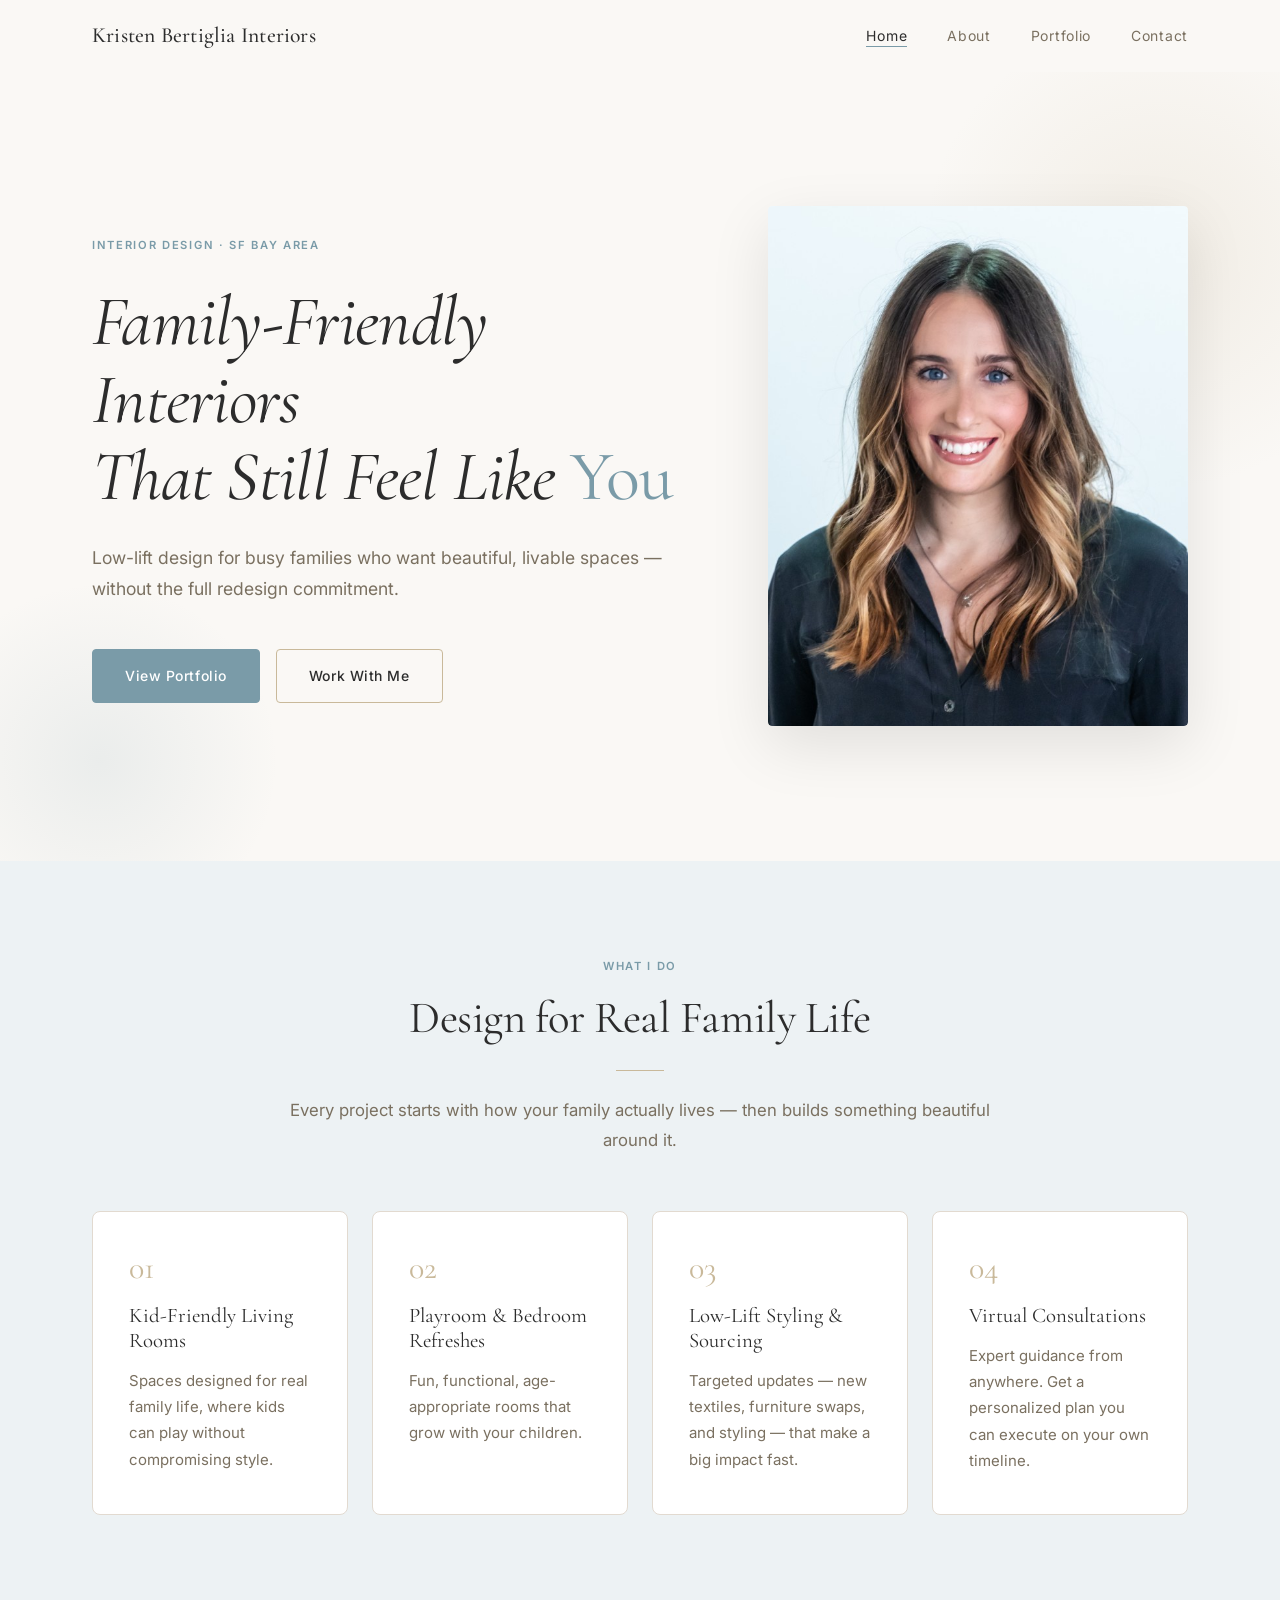
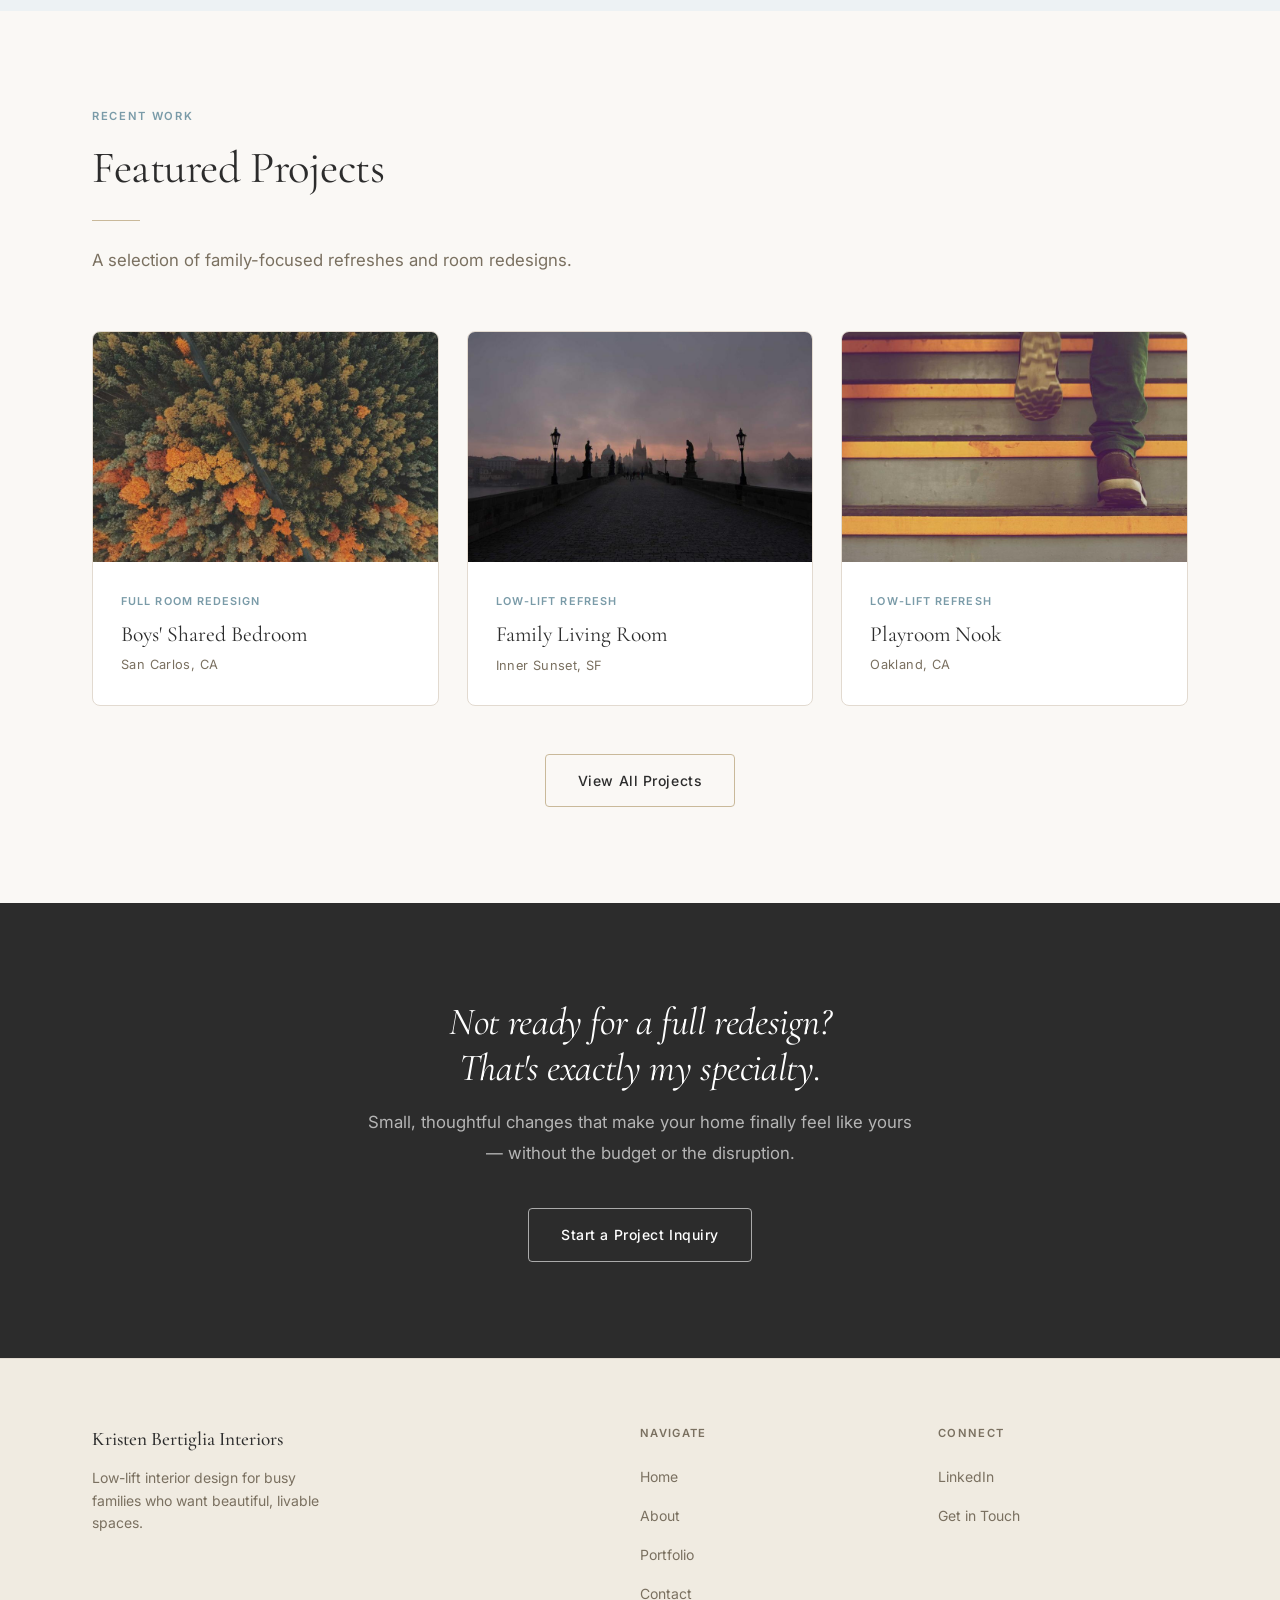
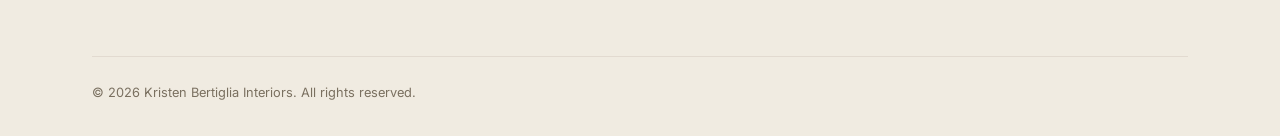
<file: index.html>
<!DOCTYPE html>
<html lang="en">
<head>
  <meta charset="UTF-8">
  <meta name="viewport" content="width=device-width, initial-scale=1.0">
  <title>Kristen Bertiglia Interiors — Family-Friendly Interior Design, SF Bay Area</title>
  <meta name="description" content="Low-lift interior design for busy families who want beautiful, livable spaces — without the full redesign commitment. Serving the SF Bay Area.">
  <link rel="preconnect" href="https://fonts.googleapis.com">
  <link rel="preconnect" href="https://fonts.gstatic.com" crossorigin>
  <link href="https://fonts.googleapis.com/css2?family=Cormorant+Garamond:ital,wght@0,300;0,400;0,500;0,600;1,300;1,400;1,500&family=Inter:wght@300;400;500;600&display=swap" rel="stylesheet">
  <link rel="stylesheet" href="css/styles.css">
</head>
<body>

  <!-- ─── Navigation ──────────────────────────────────────────────────────── -->
  <nav class="site-nav" role="navigation" aria-label="Main navigation">
    <div class="container nav-inner">
      <a href="/" class="nav-logo">Kristen Bertiglia Interiors</a>
      <button class="nav-hamburger" aria-label="Toggle navigation" aria-expanded="false">
        <span></span>
        <span></span>
        <span></span>
      </button>
      <ul class="nav-links" role="list">
        <li><a href="/" class="active">Home</a></li>
        <li><a href="/about/">About</a></li>
        <li><a href="/portfolio/">Portfolio</a></li>
        <li><a href="/contact/">Contact</a></li>
      </ul>
    </div>
  </nav>

  <main>

    <!-- ─── Hero ──────────────────────────────────────────────────────────── -->
    <section class="hero">
      <div class="container">
        <div class="hero-split">
          <div class="hero-content">
            <span class="hero-eyebrow">Interior Design · SF Bay Area</span>
            <h1>Family-Friendly Interiors<br>That Still Feel Like <em>You</em></h1>
            <p class="hero-sub">Low-lift design for busy families who want beautiful, livable spaces — without the full redesign commitment.</p>
            <div class="hero-actions">
              <a href="/portfolio/" class="btn btn-primary">View Portfolio</a>
              <a href="/contact/" class="btn btn-secondary">Work With Me</a>
            </div>
          </div>
          <div class="hero-photo">
            <img src="images/kristen.jpeg" alt="Kristen Bertiglia" style="width:100%; height:100%; object-fit:cover; object-position:center top; border-radius:4px; display:block;">
          </div>
        </div>
      </div>
    </section>

    <!-- ─── Services ──────────────────────────────────────────────────────── -->
    <section class="section section--light">
      <div class="container">
        <div class="section-header section-header--center fade-in">
          <span class="eyebrow">What I Do</span>
          <h2>Design for Real Family Life</h2>
          <div class="divider divider--center"></div>
          <p>Every project starts with how your family actually lives — then builds something beautiful around it.</p>
        </div>
        <div class="grid-4 fade-in">
          <div class="service-card">
            <span class="service-card-number">01</span>
            <h3>Kid-Friendly Living Rooms</h3>
            <p>Spaces designed for real family life, where kids can play without compromising style.</p>
          </div>
          <div class="service-card">
            <span class="service-card-number">02</span>
            <h3>Playroom &amp; Bedroom Refreshes</h3>
            <p>Fun, functional, age-appropriate rooms that grow with your children.</p>
          </div>
          <div class="service-card">
            <span class="service-card-number">03</span>
            <h3>Low-Lift Styling &amp; Sourcing</h3>
            <p>Targeted updates — new textiles, furniture swaps, and styling — that make a big impact fast.</p>
          </div>
          <div class="service-card">
            <span class="service-card-number">04</span>
            <h3>Virtual Consultations</h3>
            <p>Expert guidance from anywhere. Get a personalized plan you can execute on your own timeline.</p>
          </div>
        </div>
      </div>
    </section>

    <!-- ─── Featured Projects ──────────────────────────────────────────────── -->
    <section class="section">
      <div class="container">
        <div class="section-header fade-in">
          <span class="eyebrow">Recent Work</span>
          <h2>Featured Projects</h2>
          <div class="divider"></div>
          <p>A selection of family-focused refreshes and room redesigns.</p>
        </div>
        <div class="featured-strip fade-in" id="featured-projects">
          <!-- Populated by JS -->
        </div>
        <div style="text-align: center; margin-top: 48px;" class="fade-in">
          <a href="/portfolio/" class="btn btn-secondary">View All Projects</a>
        </div>
      </div>
    </section>

    <!-- ─── Mini CTA ───────────────────────────────────────────────────────── -->
    <section class="cta-section">
      <div class="container">
        <div class="fade-in">
          <h2>Not ready for a full redesign?<br>That's exactly my specialty.</h2>
          <p>Small, thoughtful changes that make your home finally feel like yours — without the budget or the disruption.</p>
          <a href="/contact/" class="btn btn-outline-white">Start a Project Inquiry</a>
        </div>
      </div>
    </section>

  </main>

  <!-- ─── Footer ────────────────────────────────────────────────────────────── -->
  <footer class="site-footer">
    <div class="container">
      <div class="footer-grid">
        <div>
          <span class="footer-brand-name">Kristen Bertiglia Interiors</span>
          <p class="footer-tagline">Low-lift interior design for busy families who want beautiful, livable spaces.</p>
        </div>
        <div>
          <p class="footer-col-title">Navigate</p>
          <ul class="footer-links">
            <li><a href="/">Home</a></li>
            <li><a href="/about/">About</a></li>
            <li><a href="/portfolio/">Portfolio</a></li>
            <li><a href="/contact/">Contact</a></li>
          </ul>
        </div>
        <div>
          <p class="footer-col-title">Connect</p>
          <ul class="footer-links">
            <li><a href="https://www.linkedin.com/in/kristenbertiglia" target="_blank" rel="noopener noreferrer">LinkedIn</a></li>
            <li><a href="/contact/">Get in Touch</a></li>
          </ul>
        </div>
      </div>
      <div class="footer-bottom">
        <p class="footer-copyright">&copy; 2026 Kristen Bertiglia Interiors. All rights reserved.</p>
      </div>
    </div>
  </footer>

  <script src="js/projects.js"></script>
  <script src="js/main.js"></script>
  <script>
    // Render featured projects
    (function () {
      const strip = document.getElementById('featured-projects');
      if (!strip || !window.PROJECTS) return;

      const featured = window.PROJECTS.filter(p => p.featured).slice(0, 3);

      featured.forEach(project => {
        const card = document.createElement('a');
        card.className = 'project-card';
        card.href = '/portfolio/project/?slug=' + project.slug;
        card.innerHTML = `
          <div class="project-card-img">
            <img src="${project.images[0]}" alt="${project.title}" loading="lazy" style="width:100%; height:100%; object-fit:cover; display:block;">
          </div>
          <div class="project-card-body">
            <span class="project-card-tag">${project.type}</span>
            <p class="project-card-title">${project.title}</p>
            <p class="project-card-location">${project.location}</p>
          </div>
        `;
        strip.appendChild(card);
      });
    })();
  </script>

</body>
</html>
</file>
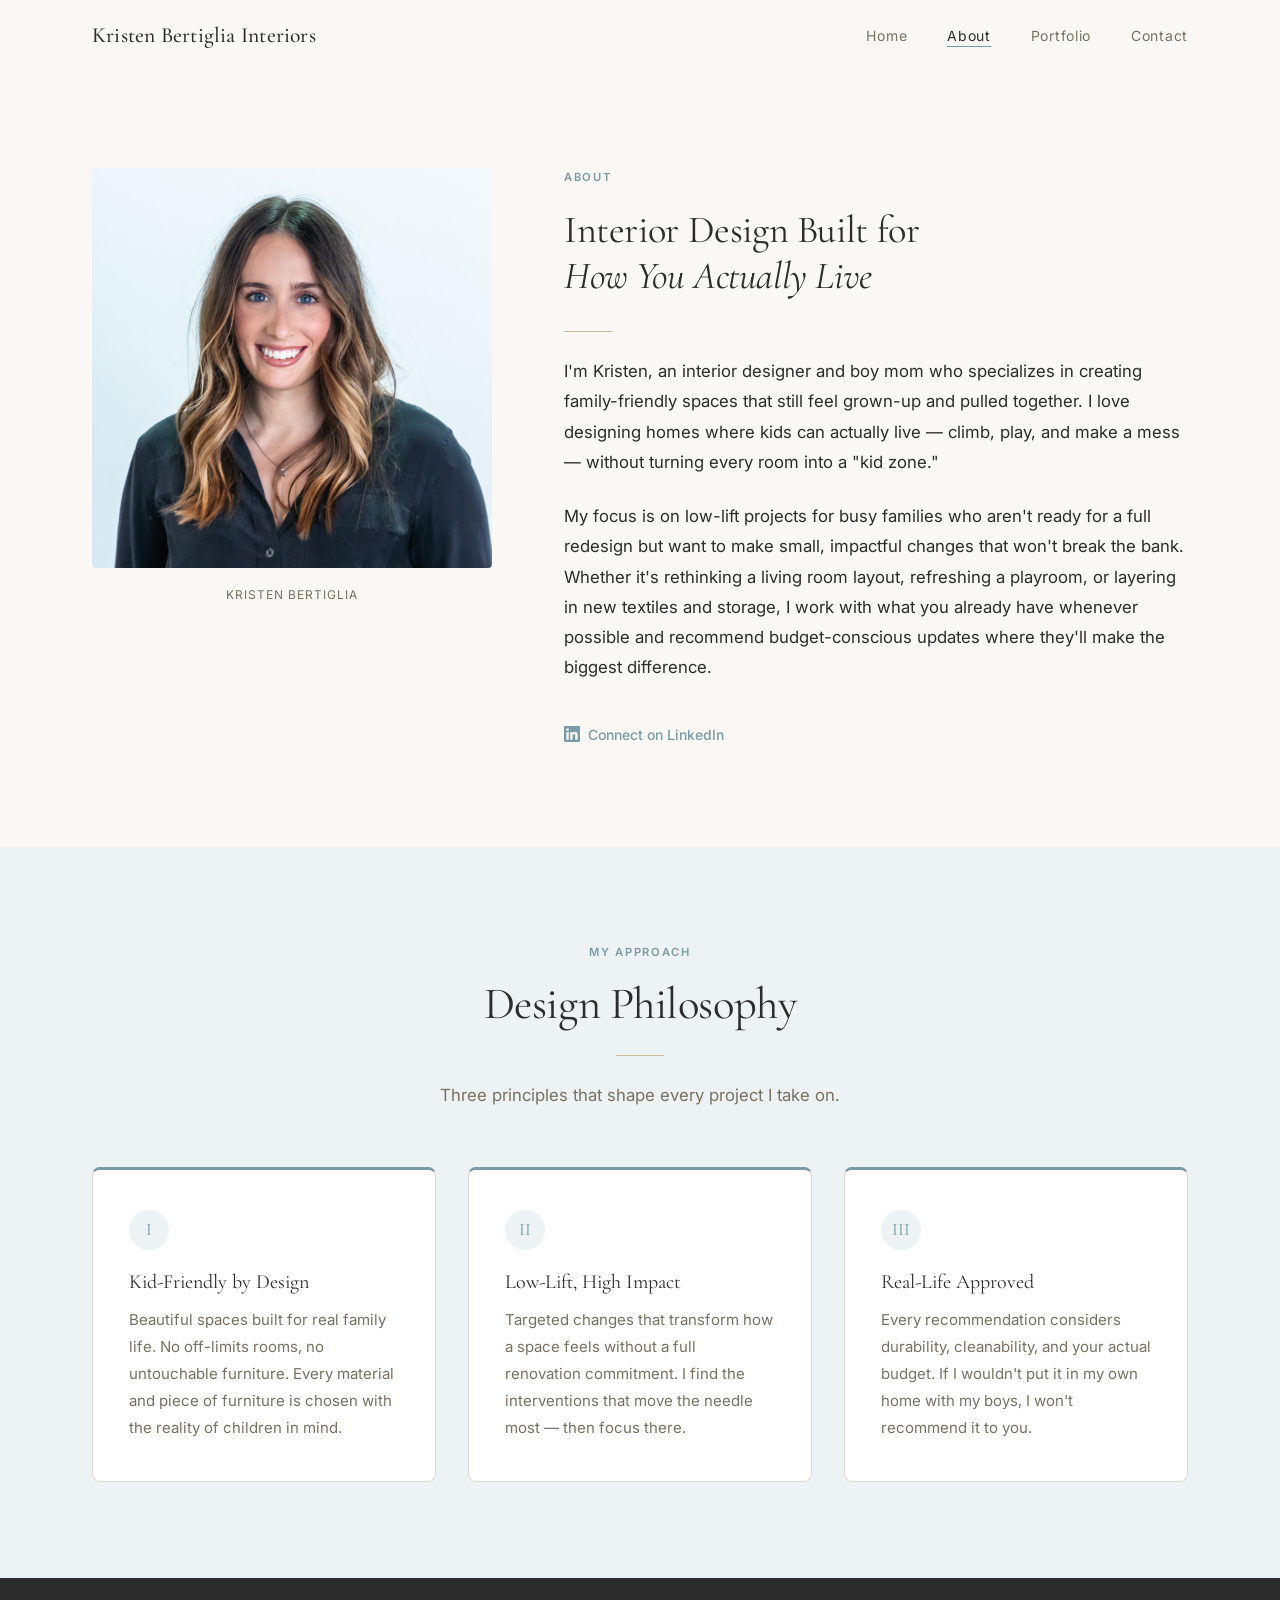
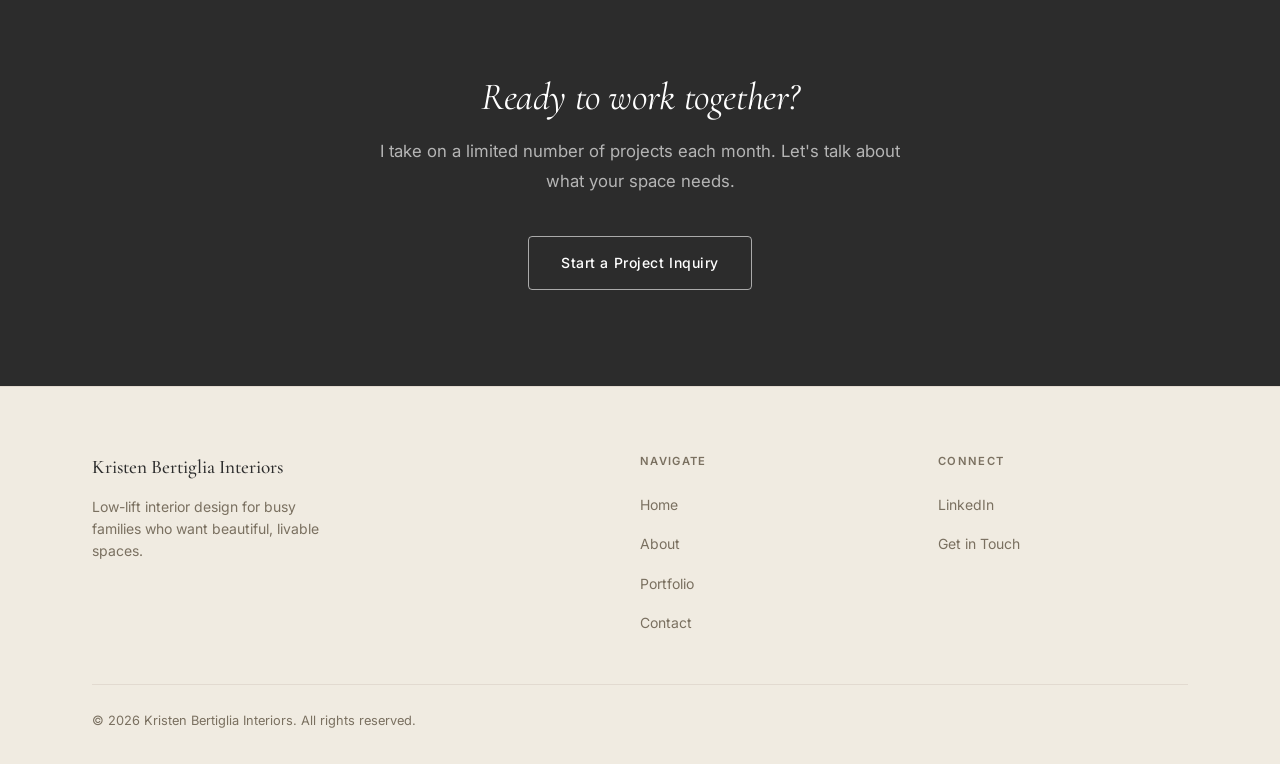
<file: about/index.html>
<!DOCTYPE html>
<html lang="en">
<head>
  <meta charset="UTF-8">
  <meta name="viewport" content="width=device-width, initial-scale=1.0">
  <title>About — Kristen Bertiglia Interiors</title>
  <meta name="description" content="I'm Kristen, an interior designer and boy mom who specializes in creating family-friendly spaces that still feel grown-up and pulled together.">
  <link rel="preconnect" href="https://fonts.googleapis.com">
  <link rel="preconnect" href="https://fonts.gstatic.com" crossorigin>
  <link href="https://fonts.googleapis.com/css2?family=Cormorant+Garamond:ital,wght@0,300;0,400;0,500;0,600;1,300;1,400;1,500&family=Inter:wght@300;400;500;600&display=swap" rel="stylesheet">
  <link rel="stylesheet" href="../css/styles.css">
</head>
<body>

  <!-- ─── Navigation ──────────────────────────────────────────────────────── -->
  <nav class="site-nav" role="navigation" aria-label="Main navigation">
    <div class="container nav-inner">
      <a href="/" class="nav-logo">Kristen Bertiglia Interiors</a>
      <button class="nav-hamburger" aria-label="Toggle navigation" aria-expanded="false">
        <span></span>
        <span></span>
        <span></span>
      </button>
      <ul class="nav-links" role="list">
        <li><a href="/">Home</a></li>
        <li><a href="/about/" class="active">About</a></li>
        <li><a href="/portfolio/">Portfolio</a></li>
        <li><a href="/contact/">Contact</a></li>
      </ul>
    </div>
  </nav>

  <main>

    <!-- ─── Intro ──────────────────────────────────────────────────────────── -->
    <section class="section">
      <div class="container">
        <div class="about-intro">
          <!-- Headshot placeholder -->
          <div class="about-headshot fade-in">
            <img src="../images/kristen.jpeg" alt="Kristen Bertiglia" style="width:100%; border-radius:4px; display:block; object-fit:cover;">
            <p class="about-name-tag">Kristen Bertiglia</p>
          </div>

          <!-- About text -->
          <div class="about-text fade-in">
            <span class="eyebrow" style="display:block; font-size:0.7rem; font-weight:600; letter-spacing:0.15em; text-transform:uppercase; color:var(--color-accent); margin-bottom:20px;">About</span>
            <h2>Interior Design Built for<br><em>How You Actually Live</em></h2>
            <div class="divider"></div>
            <p>I'm Kristen, an interior designer and boy mom who specializes in creating family-friendly spaces that still feel grown-up and pulled together. I love designing homes where kids can actually live — climb, play, and make a mess — without turning every room into a "kid zone."</p>
            <p>My focus is on low-lift projects for busy families who aren't ready for a full redesign but want to make small, impactful changes that won't break the bank. Whether it's rethinking a living room layout, refreshing a playroom, or layering in new textiles and storage, I work with what you already have whenever possible and recommend budget-conscious updates where they'll make the biggest difference.</p>
            <a href="https://www.linkedin.com/in/kristenbertiglia" target="_blank" rel="noopener noreferrer" class="about-link">
              <svg xmlns="http://www.w3.org/2000/svg" viewBox="0 0 24 24" fill="currentColor" aria-hidden="true">
                <path d="M20.447 20.452h-3.554v-5.569c0-1.328-.027-3.037-1.852-3.037-1.853 0-2.136 1.445-2.136 2.939v5.667H9.351V9h3.414v1.561h.046c.477-.9 1.637-1.85 3.37-1.85 3.601 0 4.267 2.37 4.267 5.455v6.286zM5.337 7.433a2.062 2.062 0 01-2.063-2.065 2.064 2.064 0 112.063 2.065zm1.782 13.019H3.555V9h3.564v11.452zM22.225 0H1.771C.792 0 0 .774 0 1.729v20.542C0 23.227.792 24 1.771 24h20.451C23.2 24 24 23.227 24 22.271V1.729C24 .774 23.2 0 22.222 0h.003z"/>
              </svg>
              Connect on LinkedIn
            </a>
          </div>
        </div>
      </div>
    </section>

    <!-- ─── Design Philosophy ──────────────────────────────────────────────── -->
    <section class="section section--light">
      <div class="container">
        <div class="section-header section-header--center fade-in">
          <span class="eyebrow">My Approach</span>
          <h2>Design Philosophy</h2>
          <div class="divider divider--center"></div>
          <p>Three principles that shape every project I take on.</p>
        </div>
        <div class="grid-3 fade-in">
          <div class="pillar-card">
            <div class="pillar-icon">I</div>
            <h3>Kid-Friendly by Design</h3>
            <p>Beautiful spaces built for real family life. No off-limits rooms, no untouchable furniture. Every material and piece of furniture is chosen with the reality of children in mind.</p>
          </div>
          <div class="pillar-card">
            <div class="pillar-icon">II</div>
            <h3>Low-Lift, High Impact</h3>
            <p>Targeted changes that transform how a space feels without a full renovation commitment. I find the interventions that move the needle most — then focus there.</p>
          </div>
          <div class="pillar-card">
            <div class="pillar-icon">III</div>
            <h3>Real-Life Approved</h3>
            <p>Every recommendation considers durability, cleanability, and your actual budget. If I wouldn't put it in my own home with my boys, I won't recommend it to you.</p>
          </div>
        </div>
      </div>
    </section>

    <!-- ─── CTA ────────────────────────────────────────────────────────────── -->
    <section class="cta-section">
      <div class="container">
        <div class="fade-in">
          <h2>Ready to work together?</h2>
          <p>I take on a limited number of projects each month. Let's talk about what your space needs.</p>
          <a href="/contact/" class="btn btn-outline-white">Start a Project Inquiry</a>
        </div>
      </div>
    </section>

  </main>

  <!-- ─── Footer ────────────────────────────────────────────────────────────── -->
  <footer class="site-footer">
    <div class="container">
      <div class="footer-grid">
        <div>
          <span class="footer-brand-name">Kristen Bertiglia Interiors</span>
          <p class="footer-tagline">Low-lift interior design for busy families who want beautiful, livable spaces.</p>
        </div>
        <div>
          <p class="footer-col-title">Navigate</p>
          <ul class="footer-links">
            <li><a href="/">Home</a></li>
            <li><a href="/about/">About</a></li>
            <li><a href="/portfolio/">Portfolio</a></li>
            <li><a href="/contact/">Contact</a></li>
          </ul>
        </div>
        <div>
          <p class="footer-col-title">Connect</p>
          <ul class="footer-links">
            <li><a href="https://www.linkedin.com/in/kristenbertiglia" target="_blank" rel="noopener noreferrer">LinkedIn</a></li>
            <li><a href="/contact/">Get in Touch</a></li>
          </ul>
        </div>
      </div>
      <div class="footer-bottom">
        <p class="footer-copyright">&copy; 2026 Kristen Bertiglia Interiors. All rights reserved.</p>
      </div>
    </div>
  </footer>

  <script src="../js/projects.js"></script>
  <script src="../js/main.js"></script>

</body>
</html>
</file>
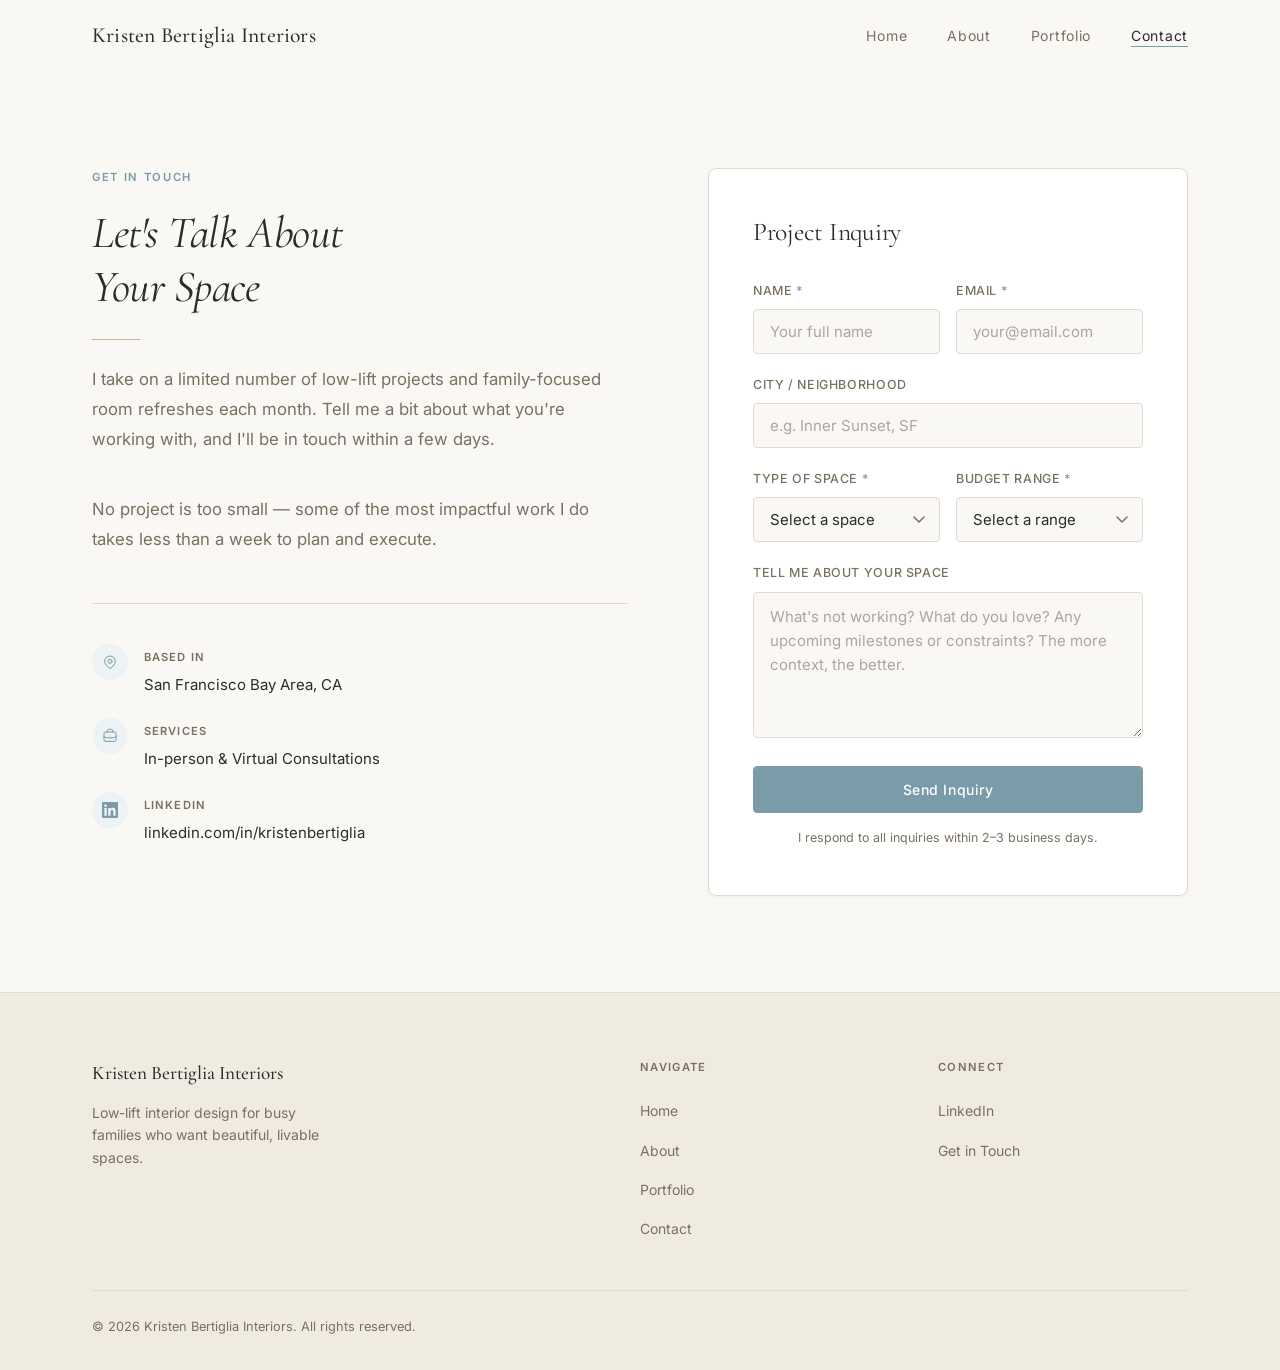
<file: contact/index.html>
<!DOCTYPE html>
<html lang="en">
<head>
  <meta charset="UTF-8">
  <meta name="viewport" content="width=device-width, initial-scale=1.0">
  <title>Contact — Kristen Bertiglia Interiors</title>
  <meta name="description" content="Start a project inquiry with Kristen Bertiglia Interiors. Low-lift design for busy families in the SF Bay Area.">
  <link rel="preconnect" href="https://fonts.googleapis.com">
  <link rel="preconnect" href="https://fonts.gstatic.com" crossorigin>
  <link href="https://fonts.googleapis.com/css2?family=Cormorant+Garamond:ital,wght@0,300;0,400;0,500;0,600;1,300;1,400;1,500&family=Inter:wght@300;400;500;600&display=swap" rel="stylesheet">
  <link rel="stylesheet" href="../css/styles.css">
</head>
<body>

  <!-- ─── Navigation ──────────────────────────────────────────────────────── -->
  <nav class="site-nav" role="navigation" aria-label="Main navigation">
    <div class="container nav-inner">
      <a href="/" class="nav-logo">Kristen Bertiglia Interiors</a>
      <button class="nav-hamburger" aria-label="Toggle navigation" aria-expanded="false">
        <span></span>
        <span></span>
        <span></span>
      </button>
      <ul class="nav-links" role="list">
        <li><a href="/">Home</a></li>
        <li><a href="/about/">About</a></li>
        <li><a href="/portfolio/">Portfolio</a></li>
        <li><a href="/contact/" class="active">Contact</a></li>
      </ul>
    </div>
  </nav>

  <main>

    <section class="section">
      <div class="container">
        <div class="contact-layout">

          <!-- ─── Left: intro + details ────────────────────────────────────── -->
          <div class="contact-intro fade-in">
            <span style="display:block; font-size:0.7rem; font-weight:600; letter-spacing:0.15em; text-transform:uppercase; color:var(--color-accent); margin-bottom:20px;">Get in Touch</span>
            <h1>Let's Talk About<br><em>Your Space</em></h1>
            <div class="divider"></div>
            <p>I take on a limited number of low-lift projects and family-focused room refreshes each month. Tell me a bit about what you're working with, and I'll be in touch within a few days.</p>
            <p>No project is too small — some of the most impactful work I do takes less than a week to plan and execute.</p>

            <div class="contact-detail-list">
              <div class="contact-detail">
                <div class="contact-detail-icon">
                  <svg xmlns="http://www.w3.org/2000/svg" viewBox="0 0 24 24" fill="none" stroke="currentColor" stroke-width="1.5" stroke-linecap="round" stroke-linejoin="round" aria-hidden="true">
                    <path d="M17.657 16.657L13.414 20.9a1.998 1.998 0 01-2.827 0l-4.244-4.243a8 8 0 1111.314 0z"/>
                    <path d="M15 11a3 3 0 11-6 0 3 3 0 016 0z"/>
                  </svg>
                </div>
                <div class="contact-detail-text">
                  <label>Based in</label>
                  <span>San Francisco Bay Area, CA</span>
                </div>
              </div>

              <div class="contact-detail">
                <div class="contact-detail-icon">
                  <svg xmlns="http://www.w3.org/2000/svg" viewBox="0 0 24 24" fill="none" stroke="currentColor" stroke-width="1.5" stroke-linecap="round" stroke-linejoin="round" aria-hidden="true">
                    <path d="M21 13.255A23.931 23.931 0 0112 15c-3.183 0-6.22-.62-9-1.745M16 6V4a2 2 0 00-2-2h-4a2 2 0 00-2 2v2m4 6h.01M5 20h14a2 2 0 002-2V8a2 2 0 00-2-2H5a2 2 0 00-2 2v10a2 2 0 002 2z"/>
                  </svg>
                </div>
                <div class="contact-detail-text">
                  <label>Services</label>
                  <span>In-person &amp; Virtual Consultations</span>
                </div>
              </div>

              <div class="contact-detail">
                <div class="contact-detail-icon">
                  <svg xmlns="http://www.w3.org/2000/svg" viewBox="0 0 24 24" fill="currentColor" aria-hidden="true">
                    <path d="M20.447 20.452h-3.554v-5.569c0-1.328-.027-3.037-1.852-3.037-1.853 0-2.136 1.445-2.136 2.939v5.667H9.351V9h3.414v1.561h.046c.477-.9 1.637-1.85 3.37-1.85 3.601 0 4.267 2.37 4.267 5.455v6.286zM5.337 7.433a2.062 2.062 0 01-2.063-2.065 2.064 2.064 0 112.063 2.065zm1.782 13.019H3.555V9h3.564v11.452zM22.225 0H1.771C.792 0 0 .774 0 1.729v20.542C0 23.227.792 24 1.771 24h20.451C23.2 24 24 23.227 24 22.271V1.729C24 .774 23.2 0 22.222 0h.003z"/>
                  </svg>
                </div>
                <div class="contact-detail-text">
                  <label>LinkedIn</label>
                  <a href="https://www.linkedin.com/in/kristenbertiglia" target="_blank" rel="noopener noreferrer">linkedin.com/in/kristenbertiglia</a>
                </div>
              </div>
            </div>
          </div>

          <!-- ─── Right: form ──────────────────────────────────────────────── -->
          <div class="contact-form-wrap fade-in">
            <h2>Project Inquiry</h2>
            <form
              action="https://formspree.io/f/YOUR_FORM_ID"
              method="POST"
              id="contact-form"
              novalidate
            >
              <div class="form-row">
                <div class="form-group">
                  <label for="name">Name <span aria-hidden="true" style="color:var(--color-accent);">*</span></label>
                  <input
                    type="text"
                    id="name"
                    name="name"
                    placeholder="Your full name"
                    required
                    autocomplete="name"
                  >
                </div>
                <div class="form-group">
                  <label for="email">Email <span aria-hidden="true" style="color:var(--color-accent);">*</span></label>
                  <input
                    type="email"
                    id="email"
                    name="email"
                    placeholder="your@email.com"
                    required
                    autocomplete="email"
                  >
                </div>
              </div>

              <div class="form-group">
                <label for="city">City / Neighborhood</label>
                <input
                  type="text"
                  id="city"
                  name="city"
                  placeholder="e.g. Inner Sunset, SF"
                  autocomplete="address-level2"
                >
              </div>

              <div class="form-row">
                <div class="form-group">
                  <label for="space-type">Type of Space <span aria-hidden="true" style="color:var(--color-accent);">*</span></label>
                  <select id="space-type" name="space_type" required>
                    <option value="" disabled selected>Select a space</option>
                    <option value="Living Room">Living Room</option>
                    <option value="Bedroom">Bedroom</option>
                    <option value="Playroom">Playroom</option>
                    <option value="Whole Home">Whole Home</option>
                    <option value="Other">Other</option>
                  </select>
                </div>
                <div class="form-group">
                  <label for="budget">Budget Range <span aria-hidden="true" style="color:var(--color-accent);">*</span></label>
                  <select id="budget" name="budget" required>
                    <option value="" disabled selected>Select a range</option>
                    <option value="Under $1k">Under $1k</option>
                    <option value="$1k–$3k">$1k–$3k</option>
                    <option value="$3k–$10k">$3k–$10k</option>
                    <option value="$10k+">$10k+</option>
                  </select>
                </div>
              </div>

              <div class="form-group">
                <label for="message">Tell me about your space</label>
                <textarea
                  id="message"
                  name="message"
                  placeholder="What's not working? What do you love? Any upcoming milestones or constraints? The more context, the better."
                  rows="5"
                ></textarea>
              </div>

              <!-- Honeypot field for spam prevention -->
              <input type="text" name="_gotcha" style="display:none" tabindex="-1" autocomplete="off">

              <button type="submit" class="btn btn-primary form-submit">Send Inquiry</button>
              <p class="form-note">I respond to all inquiries within 2–3 business days.</p>
            </form>
          </div>

        </div>
      </div>
    </section>

  </main>

  <!-- ─── Footer ────────────────────────────────────────────────────────────── -->
  <footer class="site-footer">
    <div class="container">
      <div class="footer-grid">
        <div>
          <span class="footer-brand-name">Kristen Bertiglia Interiors</span>
          <p class="footer-tagline">Low-lift interior design for busy families who want beautiful, livable spaces.</p>
        </div>
        <div>
          <p class="footer-col-title">Navigate</p>
          <ul class="footer-links">
            <li><a href="/">Home</a></li>
            <li><a href="/about/">About</a></li>
            <li><a href="/portfolio/">Portfolio</a></li>
            <li><a href="/contact/">Contact</a></li>
          </ul>
        </div>
        <div>
          <p class="footer-col-title">Connect</p>
          <ul class="footer-links">
            <li><a href="https://www.linkedin.com/in/kristenbertiglia" target="_blank" rel="noopener noreferrer">LinkedIn</a></li>
            <li><a href="/contact/">Get in Touch</a></li>
          </ul>
        </div>
      </div>
      <div class="footer-bottom">
        <p class="footer-copyright">&copy; 2026 Kristen Bertiglia Interiors. All rights reserved.</p>
      </div>
    </div>
  </footer>

  <script src="../js/projects.js"></script>
  <script src="../js/main.js"></script>
  <script>
    // Basic form submission feedback
    (function () {
      const form = document.getElementById('contact-form');
      if (!form) return;

      form.addEventListener('submit', function (e) {
        const btn = form.querySelector('button[type="submit"]');
        if (btn) {
          btn.textContent = 'Sending…';
          btn.disabled = true;
        }
      });
    })();
  </script>

</body>
</html>
</file>
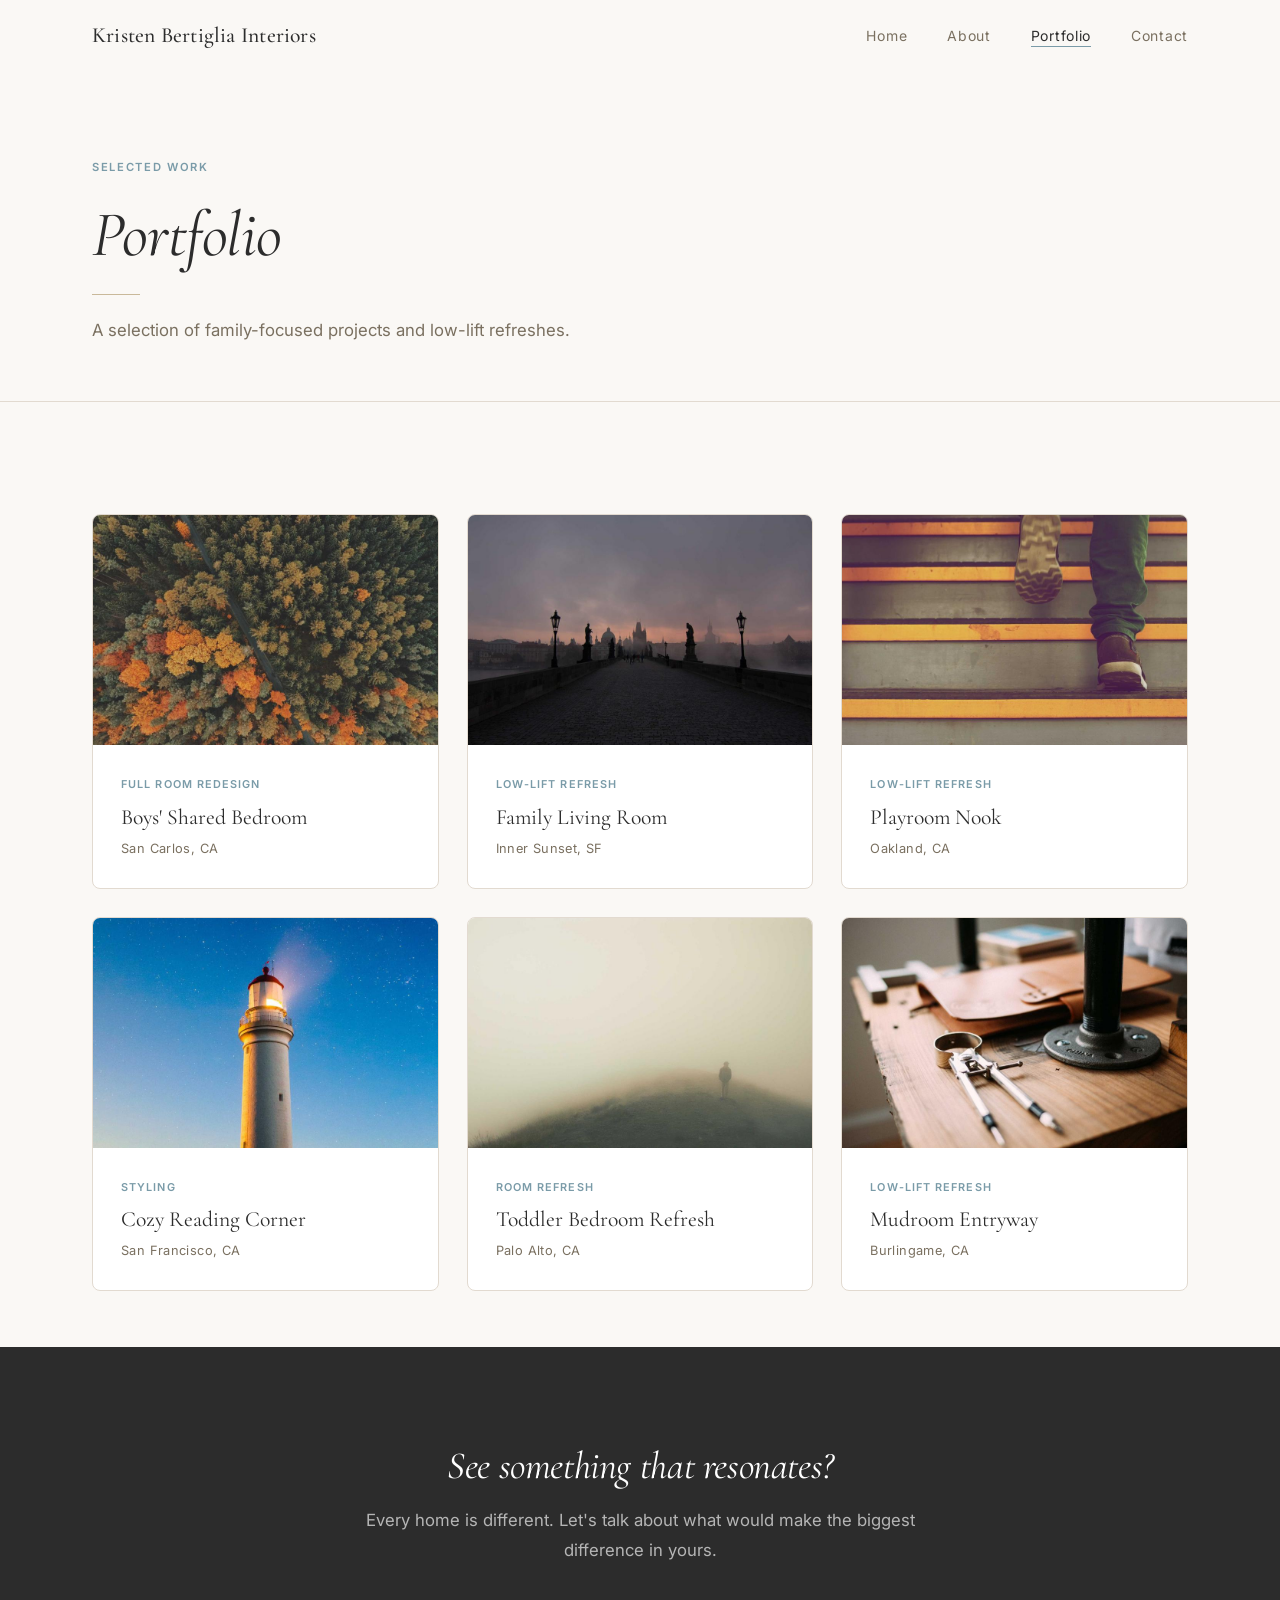
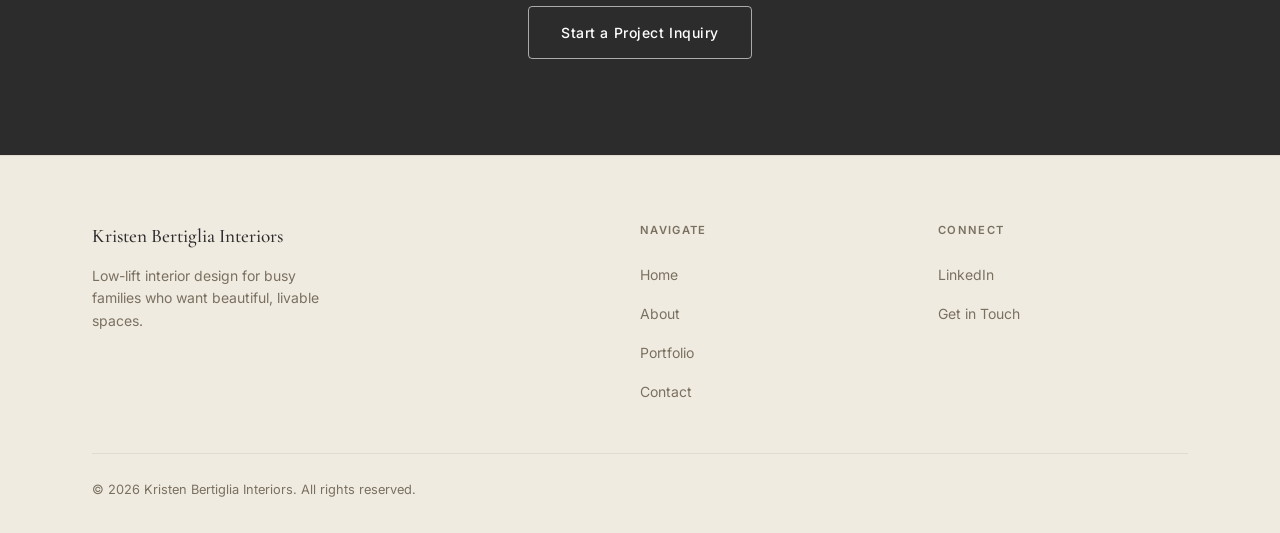
<file: portfolio/index.html>
<!DOCTYPE html>
<html lang="en">
<head>
  <meta charset="UTF-8">
  <meta name="viewport" content="width=device-width, initial-scale=1.0">
  <title>Portfolio — Kristen Bertiglia Interiors</title>
  <meta name="description" content="A selection of family-focused projects and low-lift refreshes by Kristen Bertiglia Interiors.">
  <link rel="preconnect" href="https://fonts.googleapis.com">
  <link rel="preconnect" href="https://fonts.gstatic.com" crossorigin>
  <link href="https://fonts.googleapis.com/css2?family=Cormorant+Garamond:ital,wght@0,300;0,400;0,500;0,600;1,300;1,400;1,500&family=Inter:wght@300;400;500;600&display=swap" rel="stylesheet">
  <link rel="stylesheet" href="../css/styles.css">
</head>
<body>

  <!-- ─── Navigation ──────────────────────────────────────────────────────── -->
  <nav class="site-nav" role="navigation" aria-label="Main navigation">
    <div class="container nav-inner">
      <a href="/" class="nav-logo">Kristen Bertiglia Interiors</a>
      <button class="nav-hamburger" aria-label="Toggle navigation" aria-expanded="false">
        <span></span>
        <span></span>
        <span></span>
      </button>
      <ul class="nav-links" role="list">
        <li><a href="/">Home</a></li>
        <li><a href="/about/">About</a></li>
        <li><a href="/portfolio/" class="active">Portfolio</a></li>
        <li><a href="/contact/">Contact</a></li>
      </ul>
    </div>
  </nav>

  <main>

    <!-- ─── Portfolio Header ───────────────────────────────────────────────── -->
    <div class="portfolio-header">
      <div class="container">
        <div class="fade-in">
          <span style="display:block; font-size:0.7rem; font-weight:600; letter-spacing:0.15em; text-transform:uppercase; color:var(--color-accent); margin-bottom:20px;">Selected Work</span>
          <h1>Portfolio</h1>
          <div class="divider" style="margin: 20px 0;"></div>
          <p>A selection of family-focused projects and low-lift refreshes.</p>
        </div>
      </div>
    </div>

    <!-- ─── Portfolio Grid ─────────────────────────────────────────────────── -->
    <section class="section--sm">
      <div class="container">
        <div class="portfolio-grid fade-in" id="portfolio-grid">
          <!-- Populated by JS -->
        </div>
      </div>
    </section>

    <!-- ─── CTA ────────────────────────────────────────────────────────────── -->
    <section class="cta-section">
      <div class="container">
        <div class="fade-in">
          <h2>See something that resonates?</h2>
          <p>Every home is different. Let's talk about what would make the biggest difference in yours.</p>
          <a href="/contact/" class="btn btn-outline-white">Start a Project Inquiry</a>
        </div>
      </div>
    </section>

  </main>

  <!-- ─── Footer ────────────────────────────────────────────────────────────── -->
  <footer class="site-footer">
    <div class="container">
      <div class="footer-grid">
        <div>
          <span class="footer-brand-name">Kristen Bertiglia Interiors</span>
          <p class="footer-tagline">Low-lift interior design for busy families who want beautiful, livable spaces.</p>
        </div>
        <div>
          <p class="footer-col-title">Navigate</p>
          <ul class="footer-links">
            <li><a href="/">Home</a></li>
            <li><a href="/about/">About</a></li>
            <li><a href="/portfolio/">Portfolio</a></li>
            <li><a href="/contact/">Contact</a></li>
          </ul>
        </div>
        <div>
          <p class="footer-col-title">Connect</p>
          <ul class="footer-links">
            <li><a href="https://www.linkedin.com/in/kristenbertiglia" target="_blank" rel="noopener noreferrer">LinkedIn</a></li>
            <li><a href="/contact/">Get in Touch</a></li>
          </ul>
        </div>
      </div>
      <div class="footer-bottom">
        <p class="footer-copyright">&copy; 2026 Kristen Bertiglia Interiors. All rights reserved.</p>
      </div>
    </div>
  </footer>

  <script src="../js/projects.js"></script>
  <script src="../js/main.js"></script>
  <script>
    // Render all portfolio projects
    (function () {
      const grid = document.getElementById('portfolio-grid');
      if (!grid || !window.PROJECTS) return;

      window.PROJECTS.forEach(project => {
        const card = document.createElement('a');
        card.className = 'project-card';
        card.href = '/portfolio/project/?slug=' + project.slug;
        card.innerHTML = `
          <div class="project-card-img">
            <img src="${project.images[0]}" alt="${project.title}" loading="lazy" style="width:100%; height:100%; object-fit:cover; display:block;">
          </div>
          <div class="project-card-body">
            <span class="project-card-tag">${project.type}</span>
            <p class="project-card-title">${project.title}</p>
            <p class="project-card-location">${project.location}</p>
          </div>
        `;
        grid.appendChild(card);
      });
    })();
  </script>

</body>
</html>
</file>
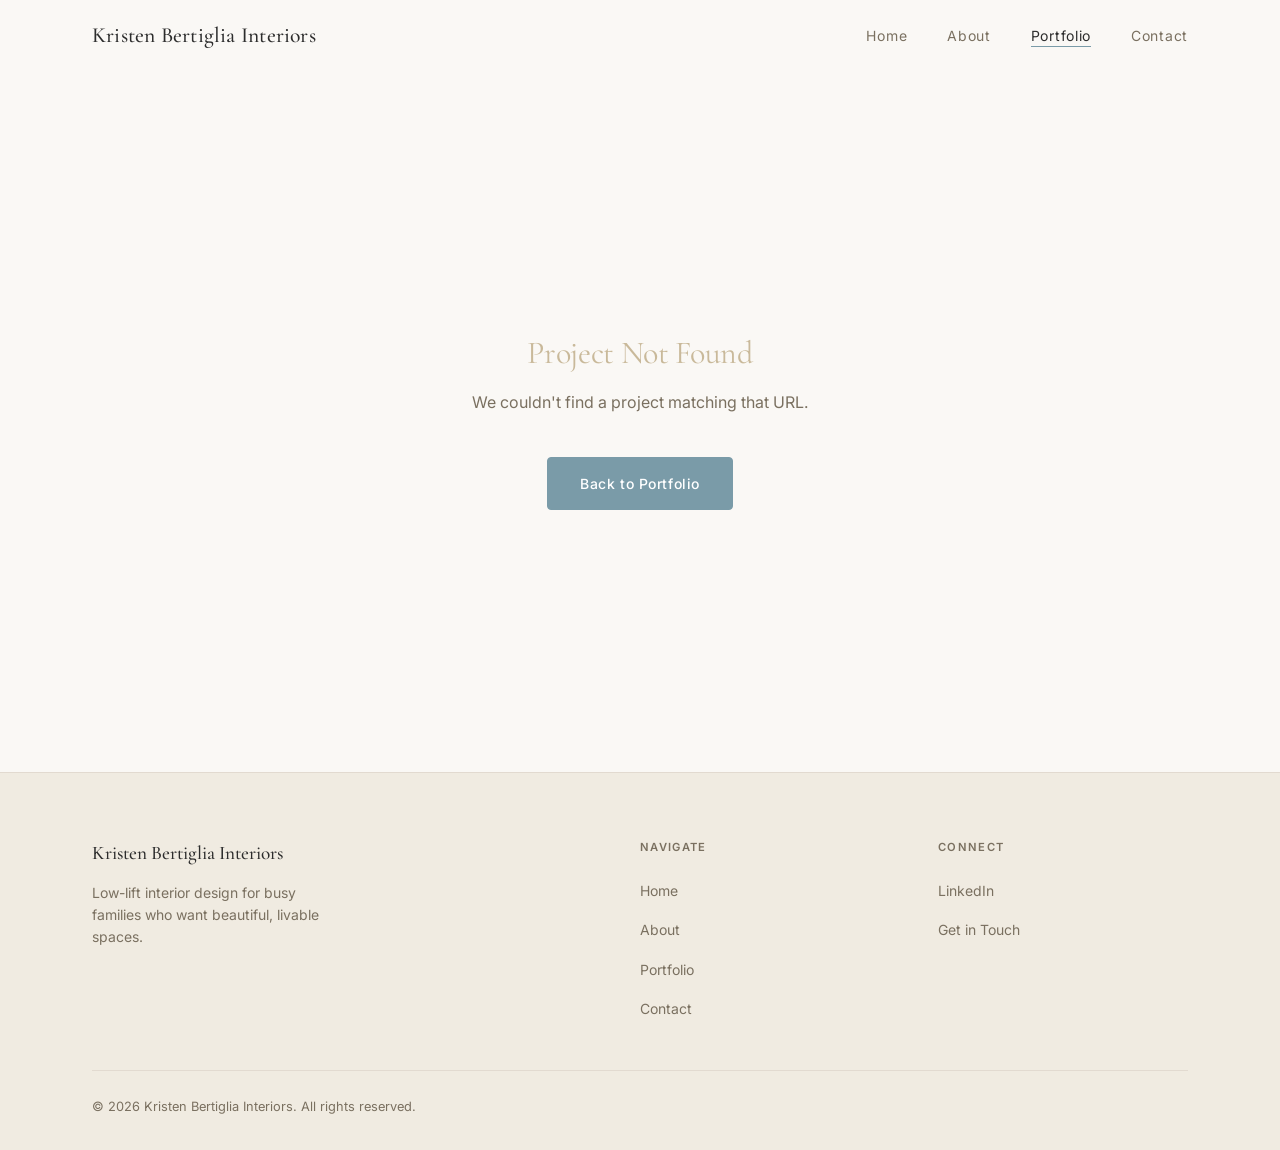
<file: portfolio/project/index.html>
<!DOCTYPE html>
<html lang="en">
<head>
  <meta charset="UTF-8">
  <meta name="viewport" content="width=device-width, initial-scale=1.0">
  <title>Project — Kristen Bertiglia Interiors</title>
  <meta name="description" content="Project detail — Kristen Bertiglia Interiors">
  <link rel="preconnect" href="https://fonts.googleapis.com">
  <link rel="preconnect" href="https://fonts.gstatic.com" crossorigin>
  <link href="https://fonts.googleapis.com/css2?family=Cormorant+Garamond:ital,wght@0,300;0,400;0,500;0,600;1,300;1,400;1,500&family=Inter:wght@300;400;500;600&display=swap" rel="stylesheet">
  <link rel="stylesheet" href="../../css/styles.css">
  <style>
    /* Loading / error states */
    .project-loading,
    .project-error {
      min-height: 60vh;
      display: flex;
      align-items: center;
      justify-content: center;
      text-align: center;
      flex-direction: column;
      gap: 16px;
    }
    .project-loading p {
      color: var(--color-muted);
      font-size: 0.9rem;
    }
    .project-error h2 {
      font-size: 2rem;
      color: var(--color-tan);
    }
    .project-error p {
      color: var(--color-muted);
      margin: 0 auto 24px;
    }
  </style>
</head>
<body>

  <!-- ─── Navigation ──────────────────────────────────────────────────────── -->
  <nav class="site-nav" role="navigation" aria-label="Main navigation">
    <div class="container nav-inner">
      <a href="/" class="nav-logo">Kristen Bertiglia Interiors</a>
      <button class="nav-hamburger" aria-label="Toggle navigation" aria-expanded="false">
        <span></span>
        <span></span>
        <span></span>
      </button>
      <ul class="nav-links" role="list">
        <li><a href="/">Home</a></li>
        <li><a href="/about/">About</a></li>
        <li><a href="/portfolio/" class="active">Portfolio</a></li>
        <li><a href="/contact/">Contact</a></li>
      </ul>
    </div>
  </nav>

  <main id="project-main">
    <!-- Populated by JS based on ?slug= param -->
    <div class="container">
      <div class="project-loading">
        <p>Loading project&hellip;</p>
      </div>
    </div>
  </main>

  <!-- ─── Footer ────────────────────────────────────────────────────────────── -->
  <footer class="site-footer">
    <div class="container">
      <div class="footer-grid">
        <div>
          <span class="footer-brand-name">Kristen Bertiglia Interiors</span>
          <p class="footer-tagline">Low-lift interior design for busy families who want beautiful, livable spaces.</p>
        </div>
        <div>
          <p class="footer-col-title">Navigate</p>
          <ul class="footer-links">
            <li><a href="/">Home</a></li>
            <li><a href="/about/">About</a></li>
            <li><a href="/portfolio/">Portfolio</a></li>
            <li><a href="/contact/">Contact</a></li>
          </ul>
        </div>
        <div>
          <p class="footer-col-title">Connect</p>
          <ul class="footer-links">
            <li><a href="https://www.linkedin.com/in/kristenbertiglia" target="_blank" rel="noopener noreferrer">LinkedIn</a></li>
            <li><a href="/contact/">Get in Touch</a></li>
          </ul>
        </div>
      </div>
      <div class="footer-bottom">
        <p class="footer-copyright">&copy; 2026 Kristen Bertiglia Interiors. All rights reserved.</p>
      </div>
    </div>
  </footer>

  <script src="../../js/projects.js"></script>
  <script src="../../js/main.js"></script>
  <script>
    (function () {
      const main = document.getElementById('project-main');

      // Parse slug from query string
      const params = new URLSearchParams(window.location.search);
      const slug = params.get('slug');

      // Find project
      const project = slug && window.PROJECTS
        ? window.PROJECTS.find(p => p.slug === slug)
        : null;

      // Not found
      if (!project) {
        main.innerHTML = `
          <div class="container" style="padding-top: 80px; padding-bottom: 80px;">
            <div class="project-error">
              <h2>Project Not Found</h2>
              <p>We couldn't find a project matching that URL.</p>
              <a href="/portfolio/" class="btn btn-primary">Back to Portfolio</a>
            </div>
          </div>
        `;
        document.title = 'Project Not Found — Kristen Bertiglia Interiors';
        return;
      }

      // Update page title and meta
      document.title = project.title + ' — Kristen Bertiglia Interiors';
      const metaDesc = document.querySelector('meta[name="description"]');
      if (metaDesc) metaDesc.setAttribute('content', project.scope);

      // Build gallery HTML
      const galleryItems = project.images.map((img, i) => {
        const isWide = project.images.length % 2 !== 0 && i === project.images.length - 1;
        return `<img src="${img}" alt="${project.title} — photo ${i + 1}" loading="lazy" style="width:100%; aspect-ratio:4/3; object-fit:cover; border-radius:4px; display:block;${isWide ? ' grid-column: 1 / -1;' : ''}">`;
      }).join('');

      // Build services tags
      const servicesTags = project.services.map(s =>
        `<span class="service-tag">${s}</span>`
      ).join('');

      // Build narrative paragraphs
      const narrative = project.description.map(p =>
        `<p>${p}</p>`
      ).join('');

      // Render full project content
      main.innerHTML = `
        <!-- Hero -->
        <div class="project-detail-hero">
          <div class="container">
            <a href="/portfolio/" class="project-back">
              <svg xmlns="http://www.w3.org/2000/svg" viewBox="0 0 24 24" fill="none" stroke="currentColor" stroke-width="1.5" stroke-linecap="round" stroke-linejoin="round" aria-hidden="true">
                <path d="M19 12H5M12 5l-7 7 7 7"/>
              </svg>
              Back to Portfolio
            </a>
            <h1>${project.title}</h1>
            <p class="project-detail-location">
              <svg xmlns="http://www.w3.org/2000/svg" width="14" height="14" viewBox="0 0 24 24" fill="none" stroke="currentColor" stroke-width="1.5" stroke-linecap="round" stroke-linejoin="round" aria-hidden="true">
                <path d="M21 10c0 7-9 13-9 13s-9-6-9-13a9 9 0 0118 0z"/>
                <circle cx="12" cy="10" r="3"/>
              </svg>
              ${project.location}
            </p>
            <div class="project-meta-row">
              <div class="project-meta-item">
                <label>Project Scope</label>
                <p>${project.scope}</p>
              </div>
              <div class="project-meta-item">
                <label>Time to Complete</label>
                <span>${project.timeToComplete}</span>
              </div>
              <div class="project-meta-item">
                <label>Services</label>
                <div class="project-services-list">
                  ${servicesTags}
                </div>
              </div>
            </div>
          </div>
        </div>

        <!-- Body: narrative + scope sidebar -->
        <div class="project-body">
          <div class="container">
            <div class="project-body-inner">
              <div class="project-narrative fade-in">
                ${narrative}
              </div>
              <aside class="project-scope-box fade-in">
                <label>About This Project</label>
                <p>${project.scope}</p>
                <div style="margin-top: 28px; padding-top: 24px; border-top: 1px solid var(--color-border);">
                  <label style="display:block; font-size:0.68rem; font-weight:600; letter-spacing:0.12em; text-transform:uppercase; color:var(--color-accent); margin-bottom:12px;">Type</label>
                  <span style="font-size: 0.9375rem;">${project.type}</span>
                </div>
                <div style="margin-top: 20px;">
                  <label style="display:block; font-size:0.68rem; font-weight:600; letter-spacing:0.12em; text-transform:uppercase; color:var(--color-accent); margin-bottom:12px;">Duration</label>
                  <span style="font-size: 0.9375rem;">${project.timeToComplete}</span>
                </div>
              </aside>
            </div>
          </div>
        </div>

        <!-- Gallery -->
        <div class="project-gallery">
          <div class="container">
            <div class="project-gallery-grid fade-in">
              ${galleryItems}
            </div>
          </div>
        </div>

        <!-- CTA -->
        <section class="cta-section">
          <div class="container">
            <div class="fade-in">
              <h2>Interested in a similar project?</h2>
              <p>I'd love to hear about your space. Let's figure out what would make the biggest difference.</p>
              <a href="/contact/" class="btn btn-outline-white">Get in Touch</a>
            </div>
          </div>
        </section>
      `;

      // Re-run fade-in observers for newly added elements
      const fadeEls = main.querySelectorAll('.fade-in');
      if ('IntersectionObserver' in window) {
        const observer = new IntersectionObserver(
          (entries) => {
            entries.forEach(entry => {
              if (entry.isIntersecting) {
                entry.target.classList.add('visible');
                observer.unobserve(entry.target);
              }
            });
          },
          { threshold: 0.08 }
        );
        fadeEls.forEach(el => observer.observe(el));
      } else {
        fadeEls.forEach(el => el.classList.add('visible'));
      }
    })();
  </script>

</body>
</html>
</file>
<file: css/styles.css>
/* ═══════════════════════════════════════════════════════════════════════════
   Kristen Bertiglia Interiors — Shared Stylesheet
   ═══════════════════════════════════════════════════════════════════════════ */

/* ─── Custom Properties ───────────────────────────────────────────────────── */
:root {
  --color-bg:      #FAF8F5;
  --color-text:    #2C2C2C;
  --color-accent:  #7A9BA8;
  --color-light:   #EDF2F4;
  --color-tan:     #C9B99A;
  --color-tan-light: #F0EBE1;
  --color-border:  #E2DAD0;
  --color-muted:   #7A7060;
  --color-white:   #FFFFFF;

  --font-heading: 'Cormorant Garamond', Georgia, serif;
  --font-body:    'Inter', system-ui, -apple-system, sans-serif;

  --nav-height:   72px;
  --section-pad:  96px;
  --section-pad-sm: 56px;
  --container:    1160px;
  --radius:       4px;
  --radius-md:    8px;

  --shadow-sm: 0 1px 3px rgba(44, 44, 44, 0.06);
  --shadow-md: 0 4px 16px rgba(44, 44, 44, 0.08);
  --shadow-lg: 0 8px 32px rgba(44, 44, 44, 0.10);

  --transition: 0.22s ease;
}

/* ─── Reset & Base ────────────────────────────────────────────────────────── */
*, *::before, *::after {
  box-sizing: border-box;
  margin: 0;
  padding: 0;
}

html {
  scroll-behavior: smooth;
  -webkit-text-size-adjust: 100%;
  font-size: 16px;
}

body {
  font-family: var(--font-body);
  background-color: var(--color-bg);
  color: var(--color-text);
  line-height: 1.7;
  -webkit-font-smoothing: antialiased;
  -moz-osx-font-smoothing: grayscale;
}

img {
  display: block;
  max-width: 100%;
  height: auto;
}

a {
  color: inherit;
  text-decoration: none;
}

ul, ol {
  list-style: none;
}

button, input, select, textarea {
  font-family: inherit;
  font-size: inherit;
}

/* ─── Typography ──────────────────────────────────────────────────────────── */
h1, h2, h3, h4, h5, h6 {
  font-family: var(--font-heading);
  font-weight: 400;
  line-height: 1.2;
  color: var(--color-text);
}

h1 { font-size: clamp(2.4rem, 5vw, 4.2rem); letter-spacing: -0.01em; }
h2 { font-size: clamp(1.9rem, 3.5vw, 3rem);  letter-spacing: -0.01em; }
h3 { font-size: clamp(1.4rem, 2.5vw, 2rem);  }
h4 { font-size: 1.25rem; }

p {
  font-size: 1rem;
  line-height: 1.8;
  color: var(--color-text);
  max-width: 68ch;
}

.text-muted {
  color: var(--color-muted);
  font-size: 0.875rem;
  letter-spacing: 0.06em;
  text-transform: uppercase;
}

/* ─── Layout Utilities ────────────────────────────────────────────────────── */
.container {
  width: 100%;
  max-width: var(--container);
  margin-left: auto;
  margin-right: auto;
  padding-left: 32px;
  padding-right: 32px;
}

.section {
  padding-top: var(--section-pad);
  padding-bottom: var(--section-pad);
}

.section--sm {
  padding-top: var(--section-pad-sm);
  padding-bottom: var(--section-pad-sm);
}

.section--light {
  background-color: var(--color-light);
}

.section--tan {
  background-color: var(--color-tan-light);
}

.grid-2 {
  display: grid;
  grid-template-columns: 1fr 1fr;
  gap: 48px;
}

.grid-3 {
  display: grid;
  grid-template-columns: repeat(3, 1fr);
  gap: 32px;
}

.grid-4 {
  display: grid;
  grid-template-columns: repeat(4, 1fr);
  gap: 24px;
}

/* ─── Fade-in animation ───────────────────────────────────────────────────── */
.fade-in {
  opacity: 0;
  transform: translateY(20px);
  transition: opacity 0.55s ease, transform 0.55s ease;
}

.fade-in.visible {
  opacity: 1;
  transform: translateY(0);
}

/* ─── Buttons ─────────────────────────────────────────────────────────────── */
.btn {
  display: inline-flex;
  align-items: center;
  justify-content: center;
  gap: 8px;
  padding: 14px 32px;
  border-radius: var(--radius);
  font-family: var(--font-body);
  font-size: 0.875rem;
  font-weight: 500;
  letter-spacing: 0.04em;
  cursor: pointer;
  transition: background-color var(--transition), color var(--transition),
              border-color var(--transition), box-shadow var(--transition),
              transform var(--transition);
  border: 1.5px solid transparent;
  white-space: nowrap;
  text-decoration: none;
}

.btn:hover {
  transform: translateY(-1px);
}

.btn-primary {
  background-color: var(--color-accent);
  color: var(--color-white);
  border-color: var(--color-accent);
}

.btn-primary:hover {
  background-color: #6A8B98;
  border-color: #6A8B98;
  box-shadow: var(--shadow-md);
}

.btn-secondary {
  background-color: transparent;
  color: var(--color-text);
  border-color: var(--color-tan);
}

.btn-secondary:hover {
  background-color: var(--color-tan-light);
  border-color: var(--color-tan);
}

.btn-outline-white {
  background-color: transparent;
  color: var(--color-white);
  border-color: rgba(255, 255, 255, 0.6);
}

.btn-outline-white:hover {
  background-color: rgba(255, 255, 255, 0.12);
}

/* ─── Placeholder image ───────────────────────────────────────────────────── */
.img-placeholder {
  background-color: #DDD8D0;
  background-image: linear-gradient(135deg, #E5E0D8 25%, #D4CEC5 25%, #D4CEC5 50%, #E5E0D8 50%, #E5E0D8 75%, #D4CEC5 75%, #D4CEC5);
  background-size: 20px 20px;
  display: flex;
  align-items: center;
  justify-content: center;
  width: 100%;
  position: relative;
  overflow: hidden;
}

.img-placeholder::after {
  content: attr(data-label);
  position: absolute;
  inset: 0;
  display: flex;
  align-items: center;
  justify-content: center;
  color: #9E978C;
  font-family: var(--font-body);
  font-size: 0.8rem;
  letter-spacing: 0.08em;
  text-transform: uppercase;
}

.img-placeholder--4x3 { padding-bottom: 75%; }
.img-placeholder--3x2 { padding-bottom: 66.67%; }
.img-placeholder--1x1 { padding-bottom: 100%; }
.img-placeholder--16x9 { padding-bottom: 56.25%; }
.img-placeholder--portrait { padding-bottom: 130%; }

/* ─── Navigation ──────────────────────────────────────────────────────────── */
.site-nav {
  position: sticky;
  top: 0;
  z-index: 100;
  height: var(--nav-height);
  background-color: var(--color-bg);
  border-bottom: 1px solid transparent;
  transition: border-color var(--transition), box-shadow var(--transition);
}

.site-nav.scrolled {
  border-bottom-color: var(--color-border);
  box-shadow: var(--shadow-sm);
}

.nav-inner {
  height: 100%;
  display: flex;
  align-items: center;
  justify-content: space-between;
  gap: 32px;
}

.nav-logo {
  font-family: var(--font-heading);
  font-size: 1.35rem;
  font-weight: 500;
  color: var(--color-text);
  letter-spacing: 0.01em;
  flex-shrink: 0;
  line-height: 1.2;
  text-decoration: none;
}

.nav-logo:hover {
  color: var(--color-accent);
}

.nav-links {
  display: flex;
  align-items: center;
  gap: 40px;
}

.nav-links a {
  font-family: var(--font-body);
  font-size: 0.875rem;
  font-weight: 400;
  letter-spacing: 0.05em;
  color: var(--color-muted);
  text-decoration: none;
  transition: color var(--transition);
  position: relative;
}

.nav-links a::after {
  content: '';
  position: absolute;
  bottom: -3px;
  left: 0;
  width: 0;
  height: 1px;
  background-color: var(--color-accent);
  transition: width var(--transition);
}

.nav-links a:hover,
.nav-links a.active {
  color: var(--color-text);
}

.nav-links a:hover::after,
.nav-links a.active::after {
  width: 100%;
}

/* Hamburger */
.nav-hamburger {
  display: none;
  flex-direction: column;
  justify-content: center;
  align-items: center;
  gap: 5px;
  width: 40px;
  height: 40px;
  background: none;
  border: none;
  cursor: pointer;
  padding: 4px;
  border-radius: var(--radius);
  transition: background-color var(--transition);
}

.nav-hamburger:hover {
  background-color: var(--color-light);
}

.nav-hamburger span {
  display: block;
  width: 22px;
  height: 1.5px;
  background-color: var(--color-text);
  border-radius: 2px;
  transition: transform var(--transition), opacity var(--transition);
  transform-origin: center;
}

.nav-hamburger.active span:nth-child(1) {
  transform: translateY(6.5px) rotate(45deg);
}

.nav-hamburger.active span:nth-child(2) {
  opacity: 0;
}

.nav-hamburger.active span:nth-child(3) {
  transform: translateY(-6.5px) rotate(-45deg);
}

/* ─── Footer ──────────────────────────────────────────────────────────────── */
.site-footer {
  background-color: var(--color-tan-light);
  border-top: 1px solid var(--color-border);
  padding-top: 64px;
  padding-bottom: 32px;
}

.footer-grid {
  display: grid;
  grid-template-columns: 2fr 1fr 1fr;
  gap: 48px;
  margin-bottom: 48px;
}

.footer-brand-name {
  font-family: var(--font-heading);
  font-size: 1.2rem;
  font-weight: 500;
  color: var(--color-text);
  margin-bottom: 12px;
  display: block;
}

.footer-tagline {
  font-size: 0.875rem;
  color: var(--color-muted);
  line-height: 1.6;
  max-width: 28ch;
}

.footer-col-title {
  font-family: var(--font-body);
  font-size: 0.7rem;
  font-weight: 600;
  letter-spacing: 0.12em;
  text-transform: uppercase;
  color: var(--color-muted);
  margin-bottom: 20px;
}

.footer-links {
  display: flex;
  flex-direction: column;
  gap: 12px;
}

.footer-links a {
  font-size: 0.875rem;
  color: var(--color-muted);
  text-decoration: none;
  transition: color var(--transition);
}

.footer-links a:hover {
  color: var(--color-text);
}

.footer-bottom {
  padding-top: 24px;
  border-top: 1px solid var(--color-border);
  display: flex;
  align-items: center;
  justify-content: space-between;
  gap: 16px;
}

.footer-copyright {
  font-size: 0.8rem;
  color: var(--color-muted);
}

/* ─── Section Header ──────────────────────────────────────────────────────── */
.section-header {
  margin-bottom: 56px;
}

.section-header--center {
  text-align: center;
}

.section-header .eyebrow {
  display: block;
  font-size: 0.7rem;
  font-weight: 600;
  letter-spacing: 0.15em;
  text-transform: uppercase;
  color: var(--color-accent);
  margin-bottom: 16px;
}

.section-header h2 {
  margin-bottom: 16px;
}

.section-header p {
  color: var(--color-muted);
  font-size: 1.05rem;
}

.section-header--center p {
  margin-left: auto;
  margin-right: auto;
}

/* ─── Hero ────────────────────────────────────────────────────────────────── */
.hero {
  padding-top: calc(var(--section-pad) * 1.4);
  padding-bottom: calc(var(--section-pad) * 1.4);
  background-color: var(--color-bg);
  position: relative;
  overflow: hidden;
}

.hero::before {
  content: '';
  position: absolute;
  top: -60px;
  right: -120px;
  width: 480px;
  height: 480px;
  background: radial-gradient(circle, rgba(201, 185, 154, 0.18) 0%, transparent 70%);
  pointer-events: none;
}

.hero::after {
  content: '';
  position: absolute;
  bottom: -80px;
  left: -80px;
  width: 360px;
  height: 360px;
  background: radial-gradient(circle, rgba(122, 155, 168, 0.12) 0%, transparent 70%);
  pointer-events: none;
}

.hero-split {
  display: grid;
  grid-template-columns: 1fr 420px;
  gap: 60px;
  align-items: center;
  position: relative;
  z-index: 1;
}

.hero-photo {
  height: 520px;
  border-radius: 4px;
  overflow: hidden;
  box-shadow: 0 20px 60px rgba(0,0,0,0.1);
}

.hero-content {
  position: relative;
  z-index: 1;
  max-width: 820px;
}

.hero-eyebrow {
  display: inline-block;
  font-size: 0.7rem;
  font-weight: 600;
  letter-spacing: 0.15em;
  text-transform: uppercase;
  color: var(--color-accent);
  margin-bottom: 28px;
}

.hero h1 {
  font-size: clamp(2.6rem, 5.5vw, 4.8rem);
  line-height: 1.1;
  margin-bottom: 28px;
  font-style: italic;
  font-weight: 400;
}

.hero h1 em {
  font-style: normal;
  color: var(--color-accent);
}

.hero-sub {
  font-size: 1.1rem;
  color: var(--color-muted);
  line-height: 1.75;
  margin-bottom: 44px;
  max-width: 58ch;
}

.hero-actions {
  display: flex;
  gap: 16px;
  flex-wrap: wrap;
}

/* ─── Services Cards ──────────────────────────────────────────────────────── */
.service-card {
  padding: 40px 36px;
  background-color: var(--color-white);
  border: 1px solid var(--color-border);
  border-radius: var(--radius-md);
  transition: box-shadow var(--transition), transform var(--transition), border-color var(--transition);
}

.service-card:hover {
  box-shadow: var(--shadow-md);
  transform: translateY(-3px);
  border-color: var(--color-tan);
}

.service-card-number {
  display: inline-block;
  font-family: var(--font-heading);
  font-size: 2rem;
  color: var(--color-tan);
  margin-bottom: 20px;
  line-height: 1;
}

.service-card h3 {
  font-size: 1.3rem;
  margin-bottom: 14px;
}

.service-card p {
  font-size: 0.9375rem;
  color: var(--color-muted);
  line-height: 1.75;
  max-width: none;
}

/* ─── Portfolio Cards ─────────────────────────────────────────────────────── */
.project-card {
  display: block;
  background: var(--color-white);
  border: 1px solid var(--color-border);
  border-radius: var(--radius-md);
  overflow: hidden;
  text-decoration: none;
  transition: box-shadow var(--transition), transform var(--transition);
}

.project-card:hover {
  box-shadow: var(--shadow-lg);
  transform: translateY(-4px);
}

.project-card:hover .project-card-img .img-placeholder {
  transform: scale(1.03);
}

.project-card-img {
  overflow: hidden;
}

.project-card-img .img-placeholder {
  transition: transform 0.4s ease;
}

.project-card-body {
  padding: 24px 28px 28px;
}

.project-card-tag {
  display: inline-block;
  font-size: 0.68rem;
  font-weight: 600;
  letter-spacing: 0.1em;
  text-transform: uppercase;
  color: var(--color-accent);
  margin-bottom: 10px;
}

.project-card-title {
  font-family: var(--font-heading);
  font-size: 1.35rem;
  font-weight: 400;
  color: var(--color-text);
  margin-bottom: 6px;
  line-height: 1.25;
}

.project-card-location {
  font-size: 0.8rem;
  color: var(--color-muted);
  letter-spacing: 0.03em;
}

/* Portfolio grid page */
.portfolio-grid {
  display: grid;
  grid-template-columns: repeat(3, 1fr);
  gap: 28px;
}

/* ─── Featured Projects Strip ─────────────────────────────────────────────── */
.featured-strip {
  display: grid;
  grid-template-columns: repeat(3, 1fr);
  gap: 28px;
}

/* ─── CTA Section ─────────────────────────────────────────────────────────── */
.cta-section {
  background-color: var(--color-text);
  color: var(--color-white);
  padding-top: 96px;
  padding-bottom: 96px;
  text-align: center;
}

.cta-section h2 {
  color: var(--color-white);
  font-size: clamp(1.8rem, 3vw, 2.8rem);
  margin-bottom: 16px;
  font-style: italic;
}

.cta-section p {
  color: rgba(255, 255, 255, 0.65);
  font-size: 1.05rem;
  margin: 0 auto 40px;
  max-width: 50ch;
}

/* ─── About Page ──────────────────────────────────────────────────────────── */
.about-intro {
  display: grid;
  grid-template-columns: 400px 1fr;
  gap: 72px;
  align-items: start;
}

.about-headshot {
  position: sticky;
  top: calc(var(--nav-height) + 32px);
}

.about-headshot .img-placeholder {
  border-radius: var(--radius-md);
}

.about-name-tag {
  font-family: var(--font-body);
  font-size: 0.75rem;
  letter-spacing: 0.08em;
  text-transform: uppercase;
  color: var(--color-muted);
  margin-top: 16px;
  text-align: center;
}

.about-text h2 {
  font-size: clamp(1.8rem, 3vw, 2.6rem);
  margin-bottom: 32px;
}

.about-text p {
  font-size: 1.05rem;
  color: var(--color-text);
  margin-bottom: 24px;
  max-width: none;
}

.about-link {
  display: inline-flex;
  align-items: center;
  gap: 8px;
  font-size: 0.875rem;
  color: var(--color-accent);
  text-decoration: none;
  font-weight: 500;
  margin-top: 16px;
  transition: color var(--transition);
}

.about-link:hover {
  color: #5F8290;
}

.about-link svg {
  width: 16px;
  height: 16px;
}

/* Philosophy pillars */
.pillar-card {
  padding: 40px 36px;
  background: var(--color-white);
  border: 1px solid var(--color-border);
  border-radius: var(--radius-md);
  border-top: 3px solid var(--color-accent);
}

.pillar-icon {
  width: 40px;
  height: 40px;
  border-radius: 50%;
  background-color: var(--color-light);
  display: flex;
  align-items: center;
  justify-content: center;
  margin-bottom: 20px;
  font-family: var(--font-heading);
  font-size: 1.1rem;
  color: var(--color-accent);
}

.pillar-card h3 {
  font-size: 1.25rem;
  margin-bottom: 12px;
}

.pillar-card p {
  font-size: 0.9375rem;
  color: var(--color-muted);
  max-width: none;
}

/* ─── Portfolio Page ──────────────────────────────────────────────────────── */
.portfolio-header {
  padding-top: calc(var(--section-pad) * 0.9);
  padding-bottom: 56px;
  border-bottom: 1px solid var(--color-border);
  margin-bottom: 56px;
}

.portfolio-header h1 {
  margin-bottom: 16px;
  font-style: italic;
}

.portfolio-header p {
  font-size: 1.05rem;
  color: var(--color-muted);
  max-width: 52ch;
}

/* ─── Project Detail Page ─────────────────────────────────────────────────── */
.project-detail-hero {
  padding-top: calc(var(--section-pad) * 0.9);
  padding-bottom: 56px;
  border-bottom: 1px solid var(--color-border);
}

.project-back {
  display: inline-flex;
  align-items: center;
  gap: 6px;
  font-size: 0.8rem;
  color: var(--color-muted);
  text-decoration: none;
  letter-spacing: 0.05em;
  margin-bottom: 40px;
  transition: color var(--transition);
}

.project-back:hover {
  color: var(--color-text);
}

.project-back svg {
  width: 14px;
  height: 14px;
}

.project-detail-hero h1 {
  margin-bottom: 12px;
  font-style: italic;
}

.project-detail-location {
  font-size: 0.875rem;
  color: var(--color-muted);
  margin-bottom: 40px;
  display: flex;
  align-items: center;
  gap: 8px;
}

.project-meta-row {
  display: grid;
  grid-template-columns: repeat(3, 1fr);
  gap: 24px;
  padding: 32px 0;
  border-top: 1px solid var(--color-border);
  border-bottom: 1px solid var(--color-border);
}

.project-meta-item label {
  display: block;
  font-size: 0.7rem;
  font-weight: 600;
  letter-spacing: 0.12em;
  text-transform: uppercase;
  color: var(--color-muted);
  margin-bottom: 8px;
}

.project-meta-item span,
.project-meta-item p {
  font-size: 0.9375rem;
  color: var(--color-text);
  font-weight: 400;
  line-height: 1.6;
  max-width: none;
}

.project-services-list {
  display: flex;
  flex-wrap: wrap;
  gap: 8px;
  margin-top: 4px;
}

.service-tag {
  display: inline-block;
  padding: 4px 12px;
  background-color: var(--color-light);
  border-radius: 100px;
  font-size: 0.775rem;
  color: var(--color-text);
  letter-spacing: 0.02em;
}

.project-body {
  padding-top: 64px;
  padding-bottom: 64px;
}

.project-body-inner {
  display: grid;
  grid-template-columns: 1fr 340px;
  gap: 80px;
  align-items: start;
}

.project-narrative p {
  font-size: 1.0625rem;
  line-height: 1.85;
  color: var(--color-text);
  margin-bottom: 24px;
  max-width: none;
}

.project-narrative p:last-child {
  margin-bottom: 0;
}

.project-scope-box {
  background: var(--color-tan-light);
  border: 1px solid var(--color-border);
  border-radius: var(--radius-md);
  padding: 32px;
  position: sticky;
  top: calc(var(--nav-height) + 32px);
}

.project-scope-box label {
  display: block;
  font-size: 0.68rem;
  font-weight: 600;
  letter-spacing: 0.12em;
  text-transform: uppercase;
  color: var(--color-accent);
  margin-bottom: 12px;
}

.project-scope-box p {
  font-size: 0.9375rem;
  color: var(--color-text);
  line-height: 1.7;
  max-width: none;
  margin-bottom: 0;
}

.project-gallery {
  padding-bottom: 80px;
}

.project-gallery-grid {
  display: grid;
  grid-template-columns: repeat(2, 1fr);
  gap: 20px;
}

.project-gallery-grid .img-placeholder:first-child:nth-last-child(odd):last-child {
  grid-column: 1 / -1;
}

/* ─── Contact Page ────────────────────────────────────────────────────────── */
.contact-layout {
  display: grid;
  grid-template-columns: 1fr 480px;
  gap: 80px;
  align-items: start;
}

.contact-intro h1 {
  font-size: clamp(2rem, 3.5vw, 3.2rem);
  margin-bottom: 24px;
  font-style: italic;
}

.contact-intro p {
  font-size: 1.05rem;
  color: var(--color-muted);
  margin-bottom: 40px;
  max-width: none;
}

.contact-detail-list {
  display: flex;
  flex-direction: column;
  gap: 20px;
  margin-top: 48px;
  padding-top: 40px;
  border-top: 1px solid var(--color-border);
}

.contact-detail {
  display: flex;
  align-items: flex-start;
  gap: 16px;
}

.contact-detail-icon {
  width: 36px;
  height: 36px;
  border-radius: 50%;
  background-color: var(--color-light);
  display: flex;
  align-items: center;
  justify-content: center;
  flex-shrink: 0;
  color: var(--color-accent);
}

.contact-detail-icon svg {
  width: 16px;
  height: 16px;
}

.contact-detail-text {
  padding-top: 4px;
}

.contact-detail-text label {
  display: block;
  font-size: 0.7rem;
  font-weight: 600;
  letter-spacing: 0.1em;
  text-transform: uppercase;
  color: var(--color-muted);
  margin-bottom: 4px;
}

.contact-detail-text a,
.contact-detail-text span {
  font-size: 0.9375rem;
  color: var(--color-text);
  text-decoration: none;
  transition: color var(--transition);
}

.contact-detail-text a:hover {
  color: var(--color-accent);
}

/* Contact Form */
.contact-form-wrap {
  background: var(--color-white);
  border: 1px solid var(--color-border);
  border-radius: var(--radius-md);
  padding: 48px 44px;
  box-shadow: var(--shadow-sm);
}

.contact-form-wrap h2 {
  font-size: 1.6rem;
  margin-bottom: 32px;
}

.form-row {
  display: grid;
  grid-template-columns: 1fr 1fr;
  gap: 16px;
}

.form-group {
  display: flex;
  flex-direction: column;
  gap: 8px;
  margin-bottom: 20px;
}

.form-group label {
  font-size: 0.78rem;
  font-weight: 500;
  letter-spacing: 0.05em;
  text-transform: uppercase;
  color: var(--color-muted);
}

.form-group input,
.form-group select,
.form-group textarea {
  padding: 12px 16px;
  border: 1.5px solid var(--color-border);
  border-radius: var(--radius);
  background: var(--color-bg);
  color: var(--color-text);
  font-size: 0.9375rem;
  transition: border-color var(--transition), box-shadow var(--transition);
  -webkit-appearance: none;
  appearance: none;
  outline: none;
  width: 100%;
}

.form-group select {
  background-image: url("data:image/svg+xml,%3Csvg xmlns='http://www.w3.org/2000/svg' width='12' height='8' viewBox='0 0 12 8'%3E%3Cpath d='M1 1l5 5 5-5' stroke='%237A7060' stroke-width='1.5' fill='none' stroke-linecap='round' stroke-linejoin='round'/%3E%3C/svg%3E");
  background-repeat: no-repeat;
  background-position: right 14px center;
  padding-right: 36px;
  cursor: pointer;
}

.form-group input:focus,
.form-group select:focus,
.form-group textarea:focus {
  border-color: var(--color-accent);
  box-shadow: 0 0 0 3px rgba(122, 155, 168, 0.15);
}

.form-group textarea {
  resize: vertical;
  min-height: 120px;
  line-height: 1.6;
}

.form-group input::placeholder,
.form-group textarea::placeholder {
  color: var(--color-muted);
  opacity: 0.6;
}

.form-submit {
  margin-top: 8px;
  width: 100%;
}

.form-note {
  font-size: 0.78rem;
  color: var(--color-muted);
  text-align: center;
  margin-top: 16px;
  line-height: 1.5;
}

/* ─── Page Not Found / Error ──────────────────────────────────────────────── */
.error-page {
  min-height: 60vh;
  display: flex;
  align-items: center;
  justify-content: center;
  text-align: center;
}

.error-page h1 {
  font-size: 4rem;
  color: var(--color-tan);
  margin-bottom: 16px;
}

.error-page p {
  color: var(--color-muted);
  margin: 0 auto 32px;
}

/* ─── Divider ─────────────────────────────────────────────────────────────── */
.divider {
  width: 48px;
  height: 1px;
  background-color: var(--color-tan);
  margin: 24px 0;
}

.divider--center {
  margin-left: auto;
  margin-right: auto;
}

/* ════════════════════════════════════════════════════════════════════════════
   RESPONSIVE
   ════════════════════════════════════════════════════════════════════════════ */

@media (max-width: 1024px) {
  :root {
    --section-pad: 72px;
  }

  .container {
    padding-left: 24px;
    padding-right: 24px;
  }

  .about-intro {
    grid-template-columns: 320px 1fr;
    gap: 48px;
  }

  .contact-layout {
    grid-template-columns: 1fr;
    gap: 56px;
  }

  .contact-form-wrap {
    padding: 40px 36px;
  }

  .portfolio-grid {
    grid-template-columns: repeat(2, 1fr);
    gap: 24px;
  }

  .project-body-inner {
    grid-template-columns: 1fr;
    gap: 40px;
  }

  .project-scope-box {
    position: static;
    order: -1;
  }

  .footer-grid {
    grid-template-columns: 1fr 1fr;
    gap: 36px;
  }

  .footer-grid > *:first-child {
    grid-column: 1 / -1;
  }
}

@media (max-width: 768px) {
  :root {
    --section-pad: 56px;
    --nav-height: 64px;
  }

  .container {
    padding-left: 20px;
    padding-right: 20px;
  }

  /* Nav mobile */
  .nav-hamburger {
    display: flex;
  }

  .nav-links {
    position: fixed;
    top: var(--nav-height);
    left: 0;
    right: 0;
    bottom: 0;
    background-color: var(--color-bg);
    flex-direction: column;
    align-items: center;
    justify-content: center;
    gap: 36px;
    opacity: 0;
    pointer-events: none;
    transition: opacity var(--transition);
    z-index: 99;
    border-top: 1px solid var(--color-border);
  }

  .nav-links.open {
    opacity: 1;
    pointer-events: auto;
  }

  .nav-links a {
    font-size: 1.1rem;
    letter-spacing: 0.08em;
  }

  /* Grid adjustments */
  .grid-2,
  .grid-3,
  .grid-4,
  .featured-strip,
  .portfolio-grid {
    grid-template-columns: 1fr;
    gap: 24px;
  }

  .hero-split {
    grid-template-columns: 1fr;
  }

  .hero-photo {
    height: 360px;
    order: -1;
  }

  .hero h1 {
    font-size: clamp(2.2rem, 8vw, 3rem);
  }

  .hero-actions {
    flex-direction: column;
    align-items: flex-start;
  }

  .about-intro {
    grid-template-columns: 1fr;
    gap: 40px;
  }

  .about-headshot {
    position: static;
    max-width: 280px;
  }

  .project-meta-row {
    grid-template-columns: 1fr;
    gap: 20px;
  }

  .project-gallery-grid {
    grid-template-columns: 1fr;
  }

  .form-row {
    grid-template-columns: 1fr;
  }

  .contact-form-wrap {
    padding: 32px 24px;
  }

  .footer-grid {
    grid-template-columns: 1fr;
    gap: 36px;
  }

  .footer-bottom {
    flex-direction: column;
    text-align: center;
    gap: 8px;
  }

  .cta-section {
    padding-top: 64px;
    padding-bottom: 64px;
  }
}

@media (max-width: 480px) {
  .container {
    padding-left: 16px;
    padding-right: 16px;
  }

  .service-card,
  .pillar-card {
    padding: 32px 24px;
  }

  .hero {
    padding-top: 64px;
    padding-bottom: 64px;
  }

  .btn {
    padding: 13px 26px;
    font-size: 0.825rem;
  }
}
</file>
